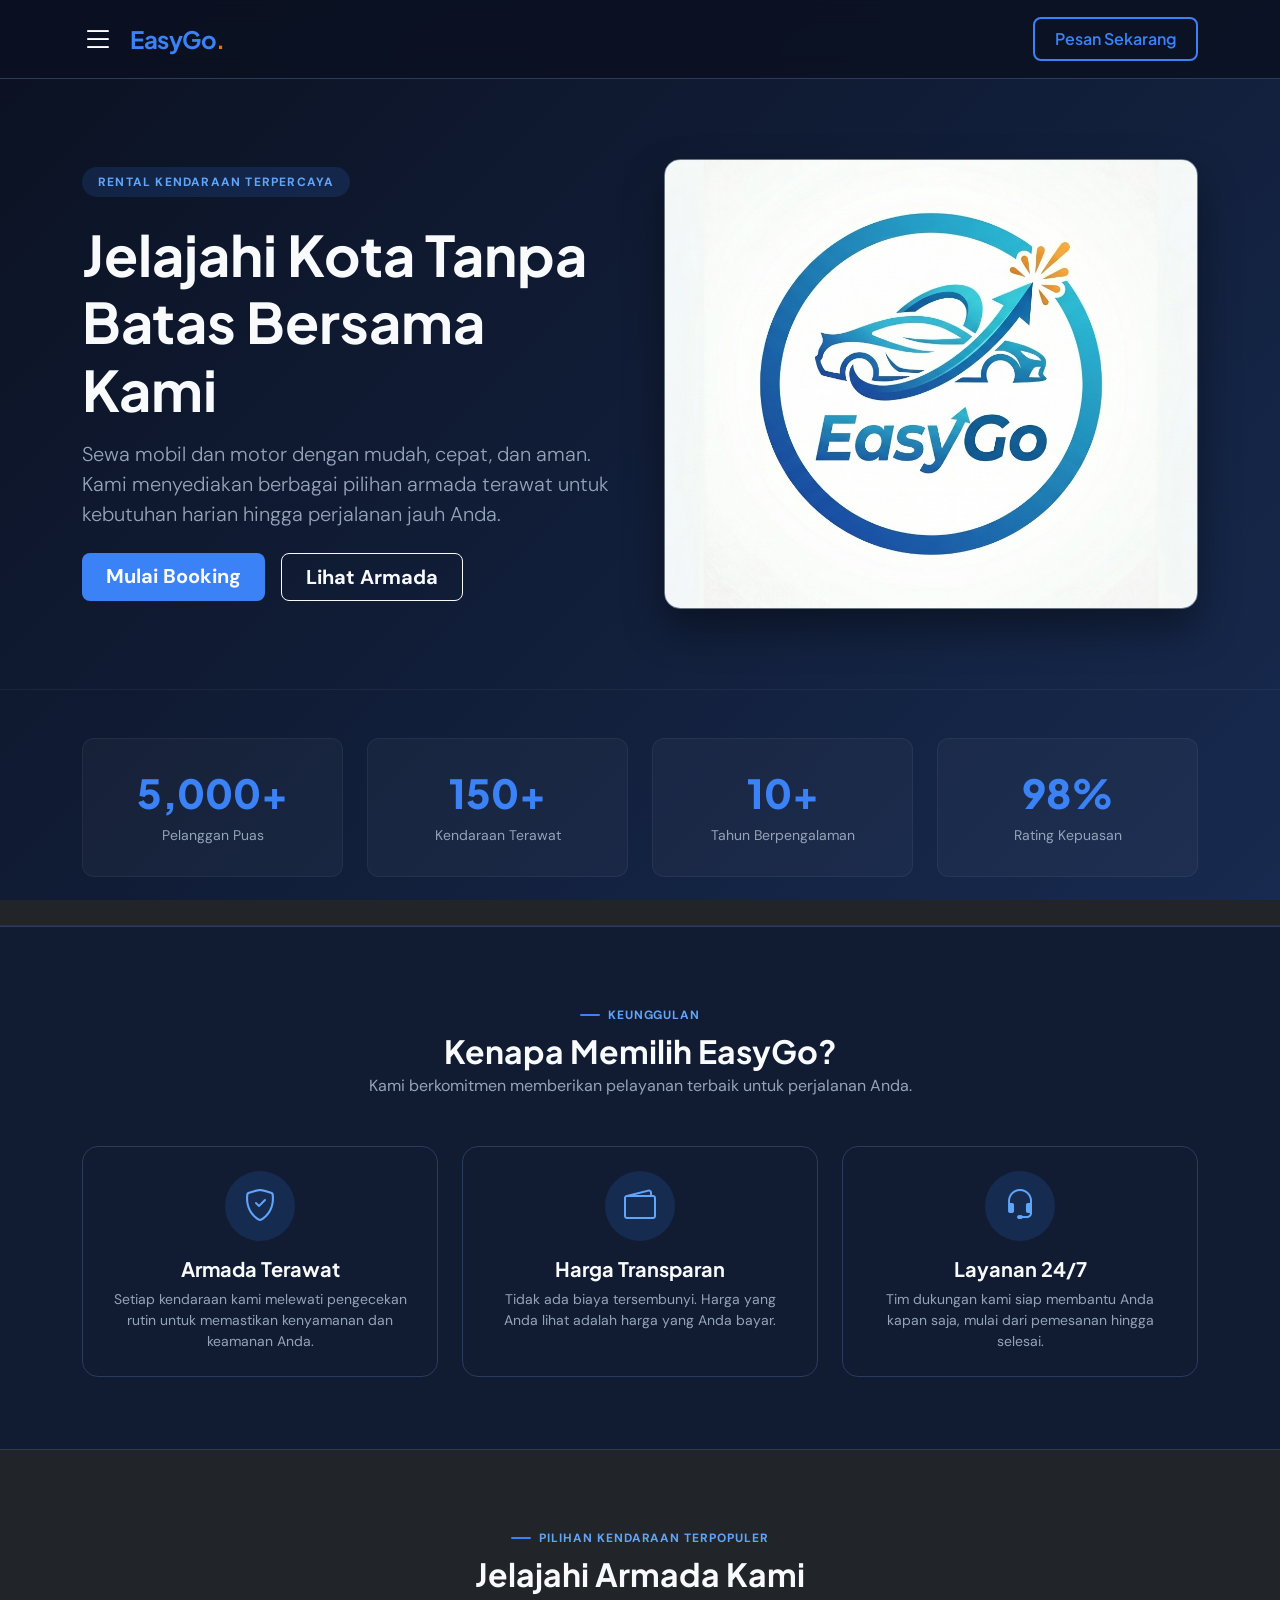
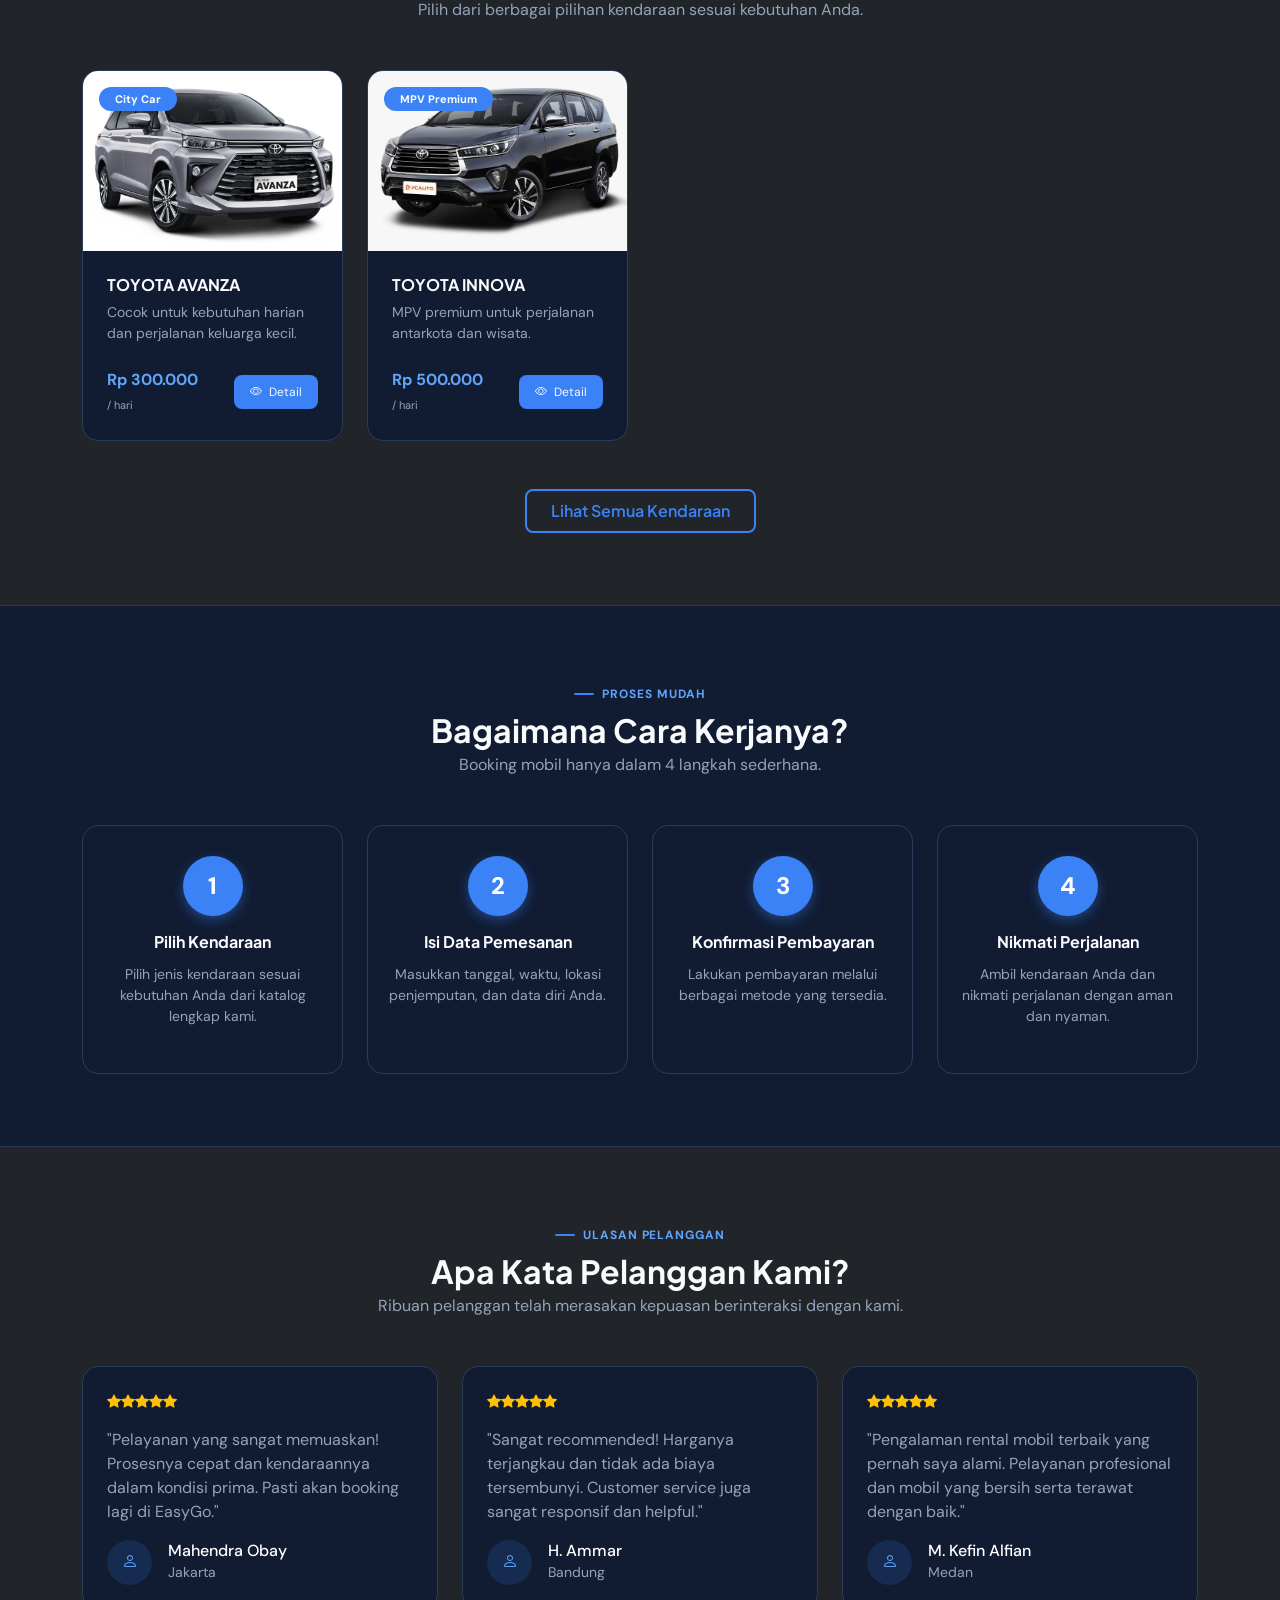
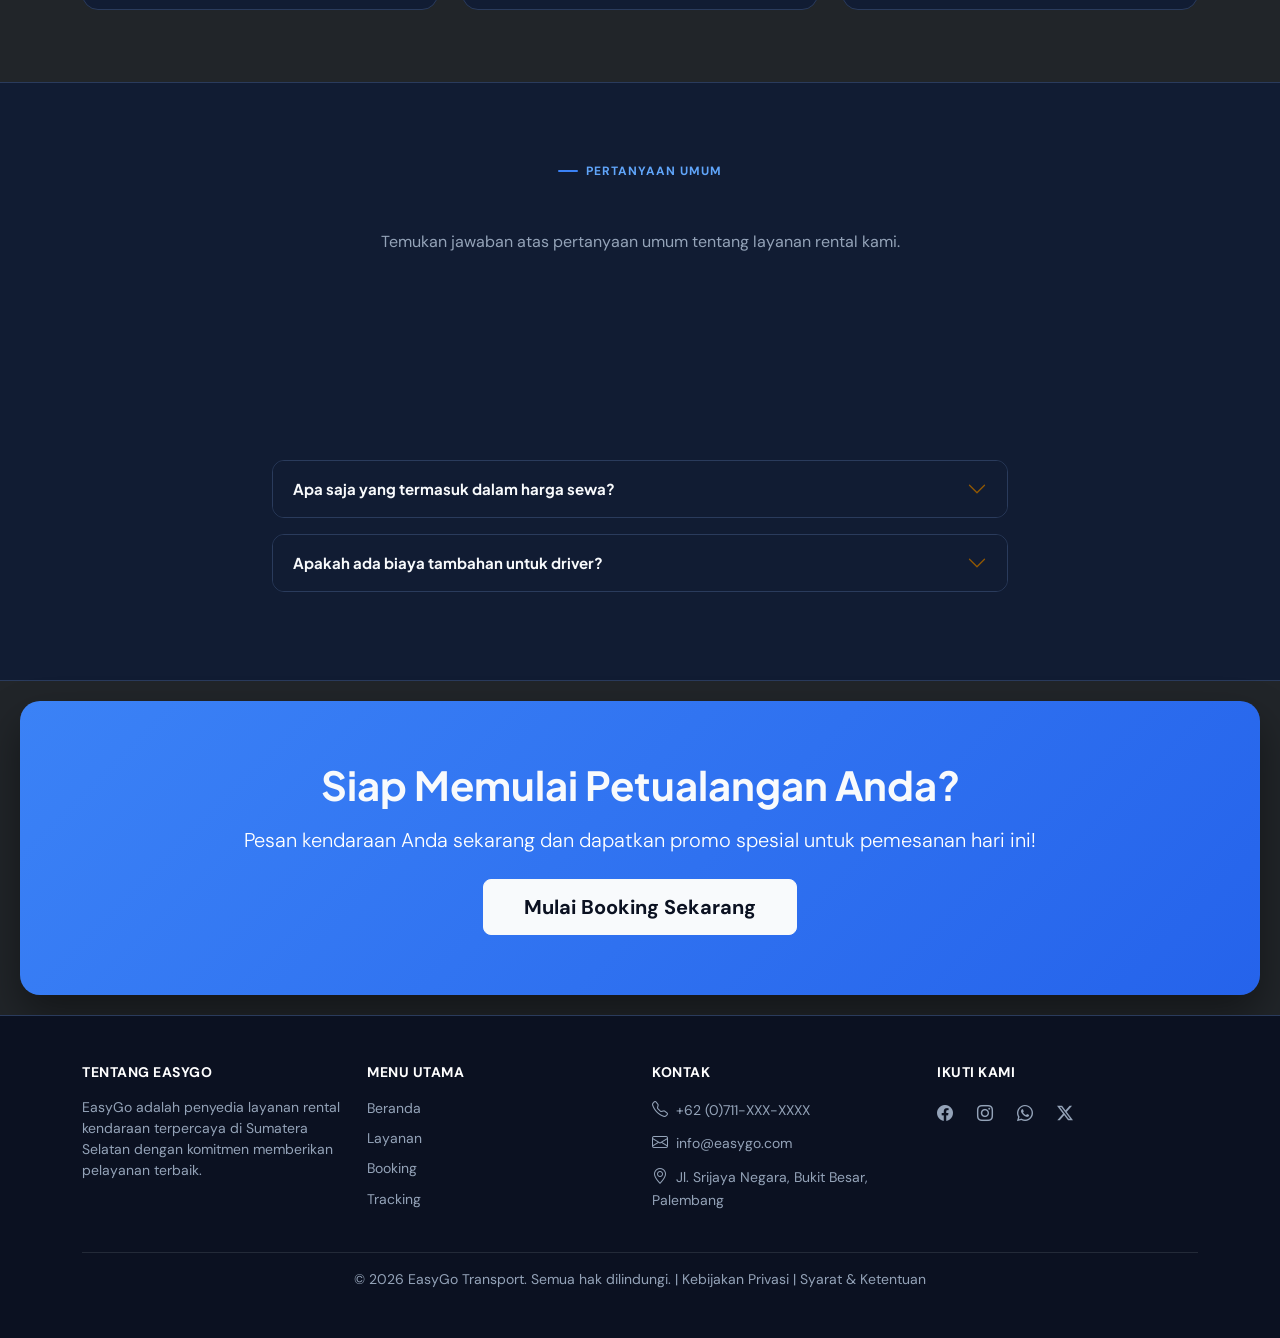
<file: index.html>
<!DOCTYPE html>
<html lang="id" data-bs-theme="dark">
<head>
    <meta charset="UTF-8">
    <meta name="viewport" content="width=device-width, initial-scale=1.0">
    <title>Beranda - EasyGo</title>

    <link href="https://fonts.googleapis.com/css2?family=Plus+Jakarta+Sans:wght@400;500;600;700;800&family=DM+Sans:wght@400;500&display=swap" rel="stylesheet">

    <link href="https://cdn.jsdelivr.net/npm/bootstrap@5.3.3/dist/css/bootstrap.min.css" rel="stylesheet">
    <link href="https://cdn.jsdelivr.net/npm/bootstrap-icons@1.11.3/font/bootstrap-icons.min.css" rel="stylesheet">

    <link rel="stylesheet" href="beranda.css">
</head>
<body>

<nav class="navbar sticky-top border-bottom py-3 custom-navbar">
  <div class="container d-flex align-items-center">
    
    <button class="navbar-toggler border-0 shadow-none p-0 me-3" type="button" data-bs-toggle="offcanvas" data-bs-target="#sidebarMenu" aria-controls="sidebarMenu">
      <i class="bi bi-list text-white" style="font-size: 2rem;"></i>
    </button>

    <a class="navbar-brand fw-bold mb-0" href="beranda.html">
      EasyGo<span class="text-accent">.</span>
    </a>
    
    <div class="ms-auto">
      <a href="booking.html" class="btn btn-outline-brand d-none d-md-inline-block">Pesan Sekarang</a>
    </div>

  </div>
</nav>

<div class="offcanvas offcanvas-start custom-offcanvas" tabindex="-1" id="sidebarMenu" aria-labelledby="sidebarMenuLabel">
  <div class="offcanvas-header border-bottom border-secondary">
    <h5 class="offcanvas-title fw-bold brand-text" id="sidebarMenuLabel">Menu Utama</h5>
    <button type="button" class="btn-close shadow-none" data-bs-dismiss="offcanvas" aria-label="Close"></button>
  </div>
  <div class="offcanvas-body d-flex flex-column">
    <div class="list-group list-group-flush menu-list">
      <a href="beranda.html" class="list-group-item list-group-item-action active">
        <i class="bi bi-house-door me-3"></i> Beranda
      </a>
      <a href="layanan.html" class="list-group-item list-group-item-action">
        <i class="bi bi-car-front me-3"></i> Layanan
      </a>
      <a href="booking.html" class="list-group-item list-group-item-action">
        <i class="bi bi-calendar-check me-3"></i> Booking
      </a>
      <a href="tracking.html" class="list-group-item list-group-item-action">
        <i class="bi bi-geo-alt me-3"></i> Tracking
      </a>
    </div>
    
    <div class="mt-auto pt-4 border-top border-secondary">
      <div id="sidebar-auth" class="d-flex flex-column gap-3 mb-4">
        <a href="login.html" class="btn btn-outline-brand fw-bold w-100 text-center">Login</a>
        <a href="register.html" class="btn btn-brand fw-bold w-100 text-center">Daftar Akun Baru</a>
      </div>
      <p class="text-muted small mb-0 text-center">&copy; 2026 EasyGo Transport. <br>Sumatera Selatan, Indonesia.</p>
    </div>
  </div>
</div>

<header class="home-hero">
  <div class="container">
    <div class="row align-items-center g-5">
      <div class="col-lg-6 hero-text">
        <span class="eyebrow">Rental Kendaraan Terpercaya</span>
        <h1 class="display-4 fw-bolder mb-3">Jelajahi Kota Tanpa Batas Bersama Kami</h1>
        <p class="lead text-muted mb-4">Sewa mobil dan motor dengan mudah, cepat, dan aman. Kami menyediakan berbagai pilihan armada terawat untuk kebutuhan harian hingga perjalanan jauh Anda.</p>
        <div class="d-flex gap-3 flex-wrap">
          <a href="booking.html" class="btn btn-brand btn-lg fw-bold px-4">Mulai Booking</a>
          <a href="layanan.html" class="btn btn-outline-light btn-lg fw-bold px-4">Lihat Armada</a>
        </div>
      </div>
      <div class="col-lg-6 d-none d-lg-block text-center">
        <div class="hero-image-placeholder rounded-4 d-flex align-items-center justify-content-center overflow-hidden border border-secondary">
            <img src="EasyGo.jpeg">
        </div>
      </div>
    </div>
  </div>
</header>

<section class="py-5 stats-section">
  <div class="container">
    <div class="row g-4 text-center">
      <div class="col-md-3 col-sm-6">
        <div class="stat-card">
          <h3 class="stat-number">5,000+</h3>
          <p class="stat-label">Pelanggan Puas</p>
        </div>
      </div>
      <div class="col-md-3 col-sm-6">
        <div class="stat-card">
          <h3 class="stat-number">150+</h3>
          <p class="stat-label">Kendaraan Terawat</p>
        </div>
      </div>
      <div class="col-md-3 col-sm-6">
        <div class="stat-card">
          <h3 class="stat-number">10+</h3>
          <p class="stat-label">Tahun Berpengalaman</p>
        </div>
      </div>
      <div class="col-md-3 col-sm-6">
        <div class="stat-card">
          <h3 class="stat-number">98%</h3>
          <p class="stat-label">Rating Kepuasan</p>
        </div>
      </div>
    </div>
  </div>
</section>

<section class="py-5 bg-surface-custom">
  <div class="container py-4">
    <div class="text-center mb-5">
      <span class="section-label justify-content-center">Keunggulan</span>
      <h2 class="mb-1">Kenapa Memilih EasyGo?</h2>
      <p class="text-muted">Kami berkomitmen memberikan pelayanan terbaik untuk perjalanan Anda.</p>
    </div>

    <div class="row g-4">
      <div class="col-md-4">
        <div class="feature-card text-center p-4 h-100">
          <div class="icon-wrap bg-brand-light text-brand mb-3 mx-auto">
            <i class="bi bi-shield-check fs-2"></i>
          </div>
          <h5>Armada Terawat</h5>
          <p class="text-muted small mb-0">Setiap kendaraan kami melewati pengecekan rutin untuk memastikan kenyamanan dan keamanan Anda.</p>
        </div>
      </div>
      <div class="col-md-4">
        <div class="feature-card text-center p-4 h-100">
          <div class="icon-wrap bg-brand-light text-brand mb-3 mx-auto">
            <i class="bi bi-wallet2 fs-2"></i>
          </div>
          <h5>Harga Transparan</h5>
          <p class="text-muted small mb-0">Tidak ada biaya tersembunyi. Harga yang Anda lihat adalah harga yang Anda bayar.</p>
        </div>
      </div>
      <div class="col-md-4">
        <div class="feature-card text-center p-4 h-100">
          <div class="icon-wrap bg-brand-light text-brand mb-3 mx-auto">
            <i class="bi bi-headset fs-2"></i>
          </div>
          <h5>Layanan 24/7</h5>
          <p class="text-muted small mb-0">Tim dukungan kami siap membantu Anda kapan saja, mulai dari pemesanan hingga selesai.</p>
        </div>
      </div>
    </div>
  </div>
</section>

<section class="py-5">
  <div class="container py-4">
    <div class="text-center mb-5">
      <span class="section-label justify-content-center">Pilihan Kendaraan Terpopuler</span>
      <h2 class="mb-1">Jelajahi Armada Kami</h2>
      <p class="text-muted">Pilih dari berbagai pilihan kendaraan sesuai kebutuhan Anda.</p>
    </div>

    <div class="row g-4">

      <div class="col-md-6 col-lg-3">
        <div class="vehicle-card h-100 p-0 overflow-hidden d-flex flex-column">
          <div class="position-relative" style="height: 180px;">
            <span class="position-absolute top-0 start-0 m-3 px-3 py-1 rounded-pill text-white fw-bold" style="background: var(--brand); font-size: 11px; z-index: 2;">City Car</span>
            <img src="avanza.jpeg" alt="Toyota Avanza" class="w-100 h-100" style="object-fit: cover;">
          </div>
          <div class="p-4 d-flex flex-column flex-grow-1">
            <h5 class="mb-2">TOYOTA AVANZA</h5>
            <p class="text-muted small mb-4">Cocok untuk kebutuhan harian dan perjalanan keluarga kecil.</p>
            <div class="mt-auto d-flex justify-content-between align-items-center">
              <div>
                <div class="vehicle-price fs-6">Rp 300.000</div>
                <small class="text-muted" style="font-size: 11px;">/ hari</small>
              </div>
              <a href="layanan.html" class="btn btn-sm btn-brand px-3 py-2 rounded-3"><i class="bi bi-eye me-1"></i> Detail</a>
            </div>
          </div>
        </div>
      </div>

      <div class="col-md-6 col-lg-3">
        <div class="vehicle-card h-100 p-0 overflow-hidden d-flex flex-column">
          <div class="position-relative" style="height: 180px;">
            <span class="position-absolute top-0 start-0 m-3 px-3 py-1 rounded-pill text-white fw-bold" style="background: var(--brand); font-size: 11px; z-index: 2;">MPV Premium</span>
            <img src="innova.jpeg" alt="Toyota Innova" class="w-100 h-100" style="object-fit: cover;">
          </div>
          <div class="p-4 d-flex flex-column flex-grow-1">
            <h5 class="mb-2">TOYOTA INNOVA</h5>
            <p class="text-muted small mb-4">MPV premium untuk perjalanan antarkota dan wisata.</p>
            <div class="mt-auto d-flex justify-content-between align-items-center">
              <div>
                <div class="vehicle-price fs-6">Rp 500.000</div>
                <small class="text-muted" style="font-size: 11px;">/ hari</small>
              </div>
              <a href="layanan.html" class="btn btn-sm btn-brand px-3 py-2 rounded-3"><i class="bi bi-eye me-1"></i> Detail</a>
            </div>
          </div>
        </div>
      </div>

      <div class="col-md-6 col-lg-3">
        <div class="vehicle-card h-100 p-0 overflow-hidden d-flex flex-column">
          <div class="position-relative" style="height: 180px;">
            <span class="position-absolute top-0 start-0 m-3 px-3 py-1 rounded-pill text-white fw-bold" style="background: #12B76A; font-size: 11px; z-index: 2;">Matic Motor</span>
            <img src="honda vario.jpeg" alt="Honda Vario" class="w-100 h-100" style="object-fit: cover;">
          </div>
          <div class="p-4 d-flex flex-column flex-grow-1">
            <h5 class="mb-2">HONDA VARIO 125</h5>
            <p class="text-muted small mb-4">Pilihan paling hemat dan praktis untuk mobilitas harian.</p>
            <div class="mt-auto d-flex justify-content-between align-items-center">
              <div>
                <div class="vehicle-price fs-6">Rp 85.000</div>
                <small class="text-muted" style="font-size: 11px;">/ hari</small>
              </div>
              <a href="layanan.html" class="btn btn-sm btn-brand px-3 py-2 rounded-3"><i class="bi bi-eye me-1"></i> Detail</a>
            </div>
          </div>
        </div>
      </div>

      <div class="col-md-6 col-lg-3">
        <div class="vehicle-card h-100 p-0 overflow-hidden d-flex flex-column">
          <div class="position-relative" style="height: 180px;">
            <span class="position-absolute top-0 start-0 m-3 px-3 py-1 rounded-pill text-white fw-bold" style="background: #12B76A; font-size: 11px; z-index: 2;">Maxi Motor</span>
            <img src="yamaha nmax.jpeg" alt="Yamaha NMAX" class="w-100 h-100" style="object-fit: cover;">
          </div>
          <div class="p-4 d-flex flex-column flex-grow-1">
            <h5 class="mb-2">YAMAHA NMAX 155</h5>
            <p class="text-muted small mb-4">Motor matic elegan dengan tenaga besar dan stabil.</p>
            <div class="mt-auto d-flex justify-content-between align-items-center">
              <div>
                <div class="vehicle-price fs-6">Rp 100.000</div>
                <small class="text-muted" style="font-size: 11px;">/ hari</small>
              </div>
              <a href="layanan.html" class="btn btn-sm btn-brand px-3 py-2 rounded-3"><i class="bi bi-eye me-1"></i> Detail</a>
            </div>
          </div>
        </div>
      </div>

    </div>
    
    <div class="text-center mt-5">
      <a href="layanan.html" class="btn btn-outline-brand px-4 py-2">Lihat Semua Kendaraan</a>
    </div>

  </div>
</section>

<section class="py-5 bg-surface-custom">
  <div class="container py-4">
    <div class="text-center mb-5">
      <span class="section-label justify-content-center">Proses Mudah</span>
      <h2 class="mb-1">Bagaimana Cara Kerjanya?</h2>
      <p class="text-muted">Booking mobil hanya dalam 4 langkah sederhana.</p>
    </div>

    <div class="row g-4">
      <div class="col-md-6 col-lg-3">
        <div class="step-card text-center h-100">
          <div class="step-number">1</div>
          <h5 class="mt-3">Pilih Kendaraan</h5>
          <p class="text-muted small">Pilih jenis kendaraan sesuai kebutuhan Anda dari katalog lengkap kami.</p>
        </div>
      </div>
      <div class="col-md-6 col-lg-3">
        <div class="step-card text-center h-100">
          <div class="step-number">2</div>
          <h5 class="mt-3">Isi Data Pemesanan</h5>
          <p class="text-muted small">Masukkan tanggal, waktu, lokasi penjemputan, dan data diri Anda.</p>
        </div>
      </div>
      <div class="col-md-6 col-lg-3">
        <div class="step-card text-center h-100">
          <div class="step-number">3</div>
          <h5 class="mt-3">Konfirmasi Pembayaran</h5>
          <p class="text-muted small">Lakukan pembayaran melalui berbagai metode yang tersedia.</p>
        </div>
      </div>
      <div class="col-md-6 col-lg-3">
        <div class="step-card text-center h-100">
          <div class="step-number">4</div>
          <h5 class="mt-3">Nikmati Perjalanan</h5>
          <p class="text-muted small">Ambil kendaraan Anda dan nikmati perjalanan dengan aman dan nyaman.</p>
        </div>
      </div>
    </div>
  </div>
</section>

<section class="py-5">
  <div class="container py-4">
    <div class="text-center mb-5">
      <span class="section-label justify-content-center">Ulasan Pelanggan</span>
      <h2 class="mb-1">Apa Kata Pelanggan Kami?</h2>
      <p class="text-muted">Ribuan pelanggan telah merasakan kepuasan berinteraksi dengan kami.</p>
    </div>

    <div class="row g-4">
      <div class="col-md-4">
        <div class="testimonial-card p-4 h-100">
          <div class="d-flex mb-3">
            <i class="bi bi-star-fill text-warning"></i>
            <i class="bi bi-star-fill text-warning"></i>
            <i class="bi bi-star-fill text-warning"></i>
            <i class="bi bi-star-fill text-warning"></i>
            <i class="bi bi-star-fill text-warning"></i>
          </div>
          <p class="text-muted mb-3">"Pelayanan yang sangat memuaskan! Prosesnya cepat dan kendaraannya dalam kondisi prima. Pasti akan booking lagi di EasyGo."</p>
          <div class="d-flex align-items-center gap-3">
            <div class="rounded-circle bg-brand-light p-2" style="width: 45px; height: 45px; display: flex; align-items: center; justify-content: center;">
              <i class="bi bi-person text-brand"></i>
            </div>
            <div>
              <h6 class="mb-0 text-white">Mahendra Obay</h6>
              <small class="text-muted">Jakarta</small>
            </div>
          </div>
        </div>
      </div>
      <div class="col-md-4">
        <div class="testimonial-card p-4 h-100">
          <div class="d-flex mb-3">
            <i class="bi bi-star-fill text-warning"></i>
            <i class="bi bi-star-fill text-warning"></i>
            <i class="bi bi-star-fill text-warning"></i>
            <i class="bi bi-star-fill text-warning"></i>
            <i class="bi bi-star-fill text-warning"></i>
          </div>
          <p class="text-muted mb-3">"Sangat recommended! Harganya terjangkau dan tidak ada biaya tersembunyi. Customer service juga sangat responsif dan helpful."</p>
          <div class="d-flex align-items-center gap-3">
            <div class="rounded-circle bg-brand-light p-2" style="width: 45px; height: 45px; display: flex; align-items: center; justify-content: center;">
              <i class="bi bi-person text-brand"></i>
            </div>
            <div>
              <h6 class="mb-0 text-white">H. Ammar</h6>
              <small class="text-muted">Bandung</small>
            </div>
          </div>
        </div>
      </div>
      <div class="col-md-4">
        <div class="testimonial-card p-4 h-100">
          <div class="d-flex mb-3">
            <i class="bi bi-star-fill text-warning"></i>
            <i class="bi bi-star-fill text-warning"></i>
            <i class="bi bi-star-fill text-warning"></i>
            <i class="bi bi-star-fill text-warning"></i>
            <i class="bi bi-star-fill text-warning"></i>
          </div>
          <p class="text-muted mb-3">"Pengalaman rental mobil terbaik yang pernah saya alami. Pelayanan profesional dan mobil yang bersih serta terawat dengan baik."</p>
          <div class="d-flex align-items-center gap-3">
            <div class="rounded-circle bg-brand-light p-2" style="width: 45px; height: 45px; display: flex; align-items: center; justify-content: center;">
              <i class="bi bi-person text-brand"></i>
            </div>
            <div>
              <h6 class="mb-0 text-white">M. Kefin Alfian</h6>
              <small class="text-muted">Medan</small>
            </div>
          </div>
        </div>
      </div>
    </div>
  </div>
</section>

<section class="py-5 bg-surface-custom">
  <div class="container py-4">
    <div class="text-center mb-5">
      <span class="section-label justify-content-center">Pertanyaan Umum</span>
      <h2 class="mb-1">FAQ - Pertanyaan yang Sering Diajukan</h2>
      <p class="text-muted">Temukan jawaban atas pertanyaan umum tentang layanan rental kami.</p>
    </div>

    <div class="row">
      <div class="col-lg-8 mx-auto">
        <div class="accordion" id="faqAccordion">
          <div class="accordion-item">
            <h2 class="accordion-header">
              <button class="accordion-button fw-bold" type="button" data-bs-toggle="collapse" data-bs-target="#faq1">
                Berapa usia minimum untuk menyewa kendaraan?
              </button>
            </h2>
            <div id="faq1" class="accordion-collapse collapse show" data-bs-parent="#faqAccordion">
              <div class="accordion-body">
                Usia minimum untuk menyewa kendaraan adalah 18 tahun dengan SIM yang masih berlaku. Untuk kendaraan tertentu, usia minimum bisa lebih tinggi.
              </div>
            </div>
          </div>
          <div class="accordion-item">
            <h2 class="accordion-header">
              <button class="accordion-button fw-bold collapsed" type="button" data-bs-toggle="collapse" data-bs-target="#faq2">
                Apa saja yang termasuk dalam harga sewa?
              </button>
            </h2>
            <div id="faq2" class="accordion-collapse collapse" data-bs-parent="#faqAccordion">
              <div class="accordion-body">
                Harga sewa sudah termasuk asuransi dasar, bensin, dan pajak kendaraan. Detail lengkap akan dijelaskan saat proses pemesanan.
              </div>
            </div>
          </div>
          <div class="accordion-item">
            <h2 class="accordion-header">
              <button class="accordion-button fw-bold collapsed" type="button" data-bs-toggle="collapse" data-bs-target="#faq3">
                Apakah ada biaya tambahan untuk driver?
              </button>
            </h2>
            <div id="faq3" class="accordion-collapse collapse" data-bs-parent="#faqAccordion">
              <div class="accordion-body">
                Ya, kami menyediakan layanan dengan driver profesional dengan biaya tambahan. Hubungi tim kami untuk detail harga dan ketersediaan.
              </div>
            </div>
          </div>
        </div>
      </div>
    </div>
  </div>
</section>

<section class="py-5 cta-section">
  <div class="container text-center text-white">
    <h2 class="mb-3 fw-bold">Siap Memulai Petualangan Anda?</h2>
    <p class="lead mb-4">Pesan kendaraan Anda sekarang dan dapatkan promo spesial untuk pemesanan hari ini!</p>
    <a href="booking.html" class="btn btn-light btn-lg fw-bold text-brand">Mulai Booking Sekarang</a>
  </div>
</section>

<footer class="custom-footer py-5">
  <div class="container">
    <div class="row g-4 mb-4">
      <div class="col-md-3">
        <h6 class="fw-bold mb-3 text-white">Tentang EasyGo</h6>
        <p class="text-muted small">EasyGo adalah penyedia layanan rental kendaraan terpercaya di Sumatera Selatan dengan komitmen memberikan pelayanan terbaik.</p>
      </div>
      <div class="col-md-3">
        <h6 class="fw-bold mb-3 text-white">Menu Utama</h6>
        <ul class="list-unstyled text-muted small">
          <li><a href="beranda.html" class="text-muted text-decoration-none">Beranda</a></li>
          <li><a href="layanan.html" class="text-muted text-decoration-none">Layanan</a></li>
          <li><a href="booking.html" class="text-muted text-decoration-none">Booking</a></li>
          <li><a href="tracking.html" class="text-muted text-decoration-none">Tracking</a></li>
        </ul>
      </div>
      <div class="col-md-3">
        <h6 class="fw-bold mb-3 text-white">Kontak</h6>
        <ul class="list-unstyled text-muted small">
          <li><i class="bi bi-telephone me-2"></i>+62 (0)711-XXX-XXXX</li>
          <li><i class="bi bi-envelope me-2"></i>info@easygo.com</li>
          <li><i class="bi bi-geo-alt me-2"></i>Jl. Srijaya Negara, Bukit Besar, Palembang</li>
        </ul>
      </div>
      <div class="col-md-3">
        <h6 class="fw-bold mb-3 text-white">Ikuti Kami</h6>
        <div class="d-flex gap-3">
          <a href="#" class="text-muted text-decoration-none fs-5"><i class="bi bi-facebook"></i></a>
          <a href="#" class="text-muted text-decoration-none fs-5"><i class="bi bi-instagram"></i></a>
          <a href="#" class="text-muted text-decoration-none fs-5"><i class="bi bi-whatsapp"></i></a>
          <a href="#" class="text-muted text-decoration-none fs-5"><i class="bi bi-twitter-x"></i></a>
        </div>
      </div>
    </div>
    <hr class="border-secondary">
    <div class="text-center text-muted small">
      <p class="mb-0">&copy; 2026 EasyGo Transport. Semua hak dilindungi. | <a href="#" class="text-muted text-decoration-none">Kebijakan Privasi</a> | <a href="#" class="text-muted text-decoration-none">Syarat & Ketentuan</a></p>
    </div>
  </div>
</footer>


<script src="https://cdn.jsdelivr.net/npm/bootstrap@5.3.3/dist/js/bootstrap.bundle.min.js"></script>


<script src="ceklogin.js"></script>

<script src="beranda.js"></script>

<script src="animasi.js"></script>
</body>
</html>
</file>
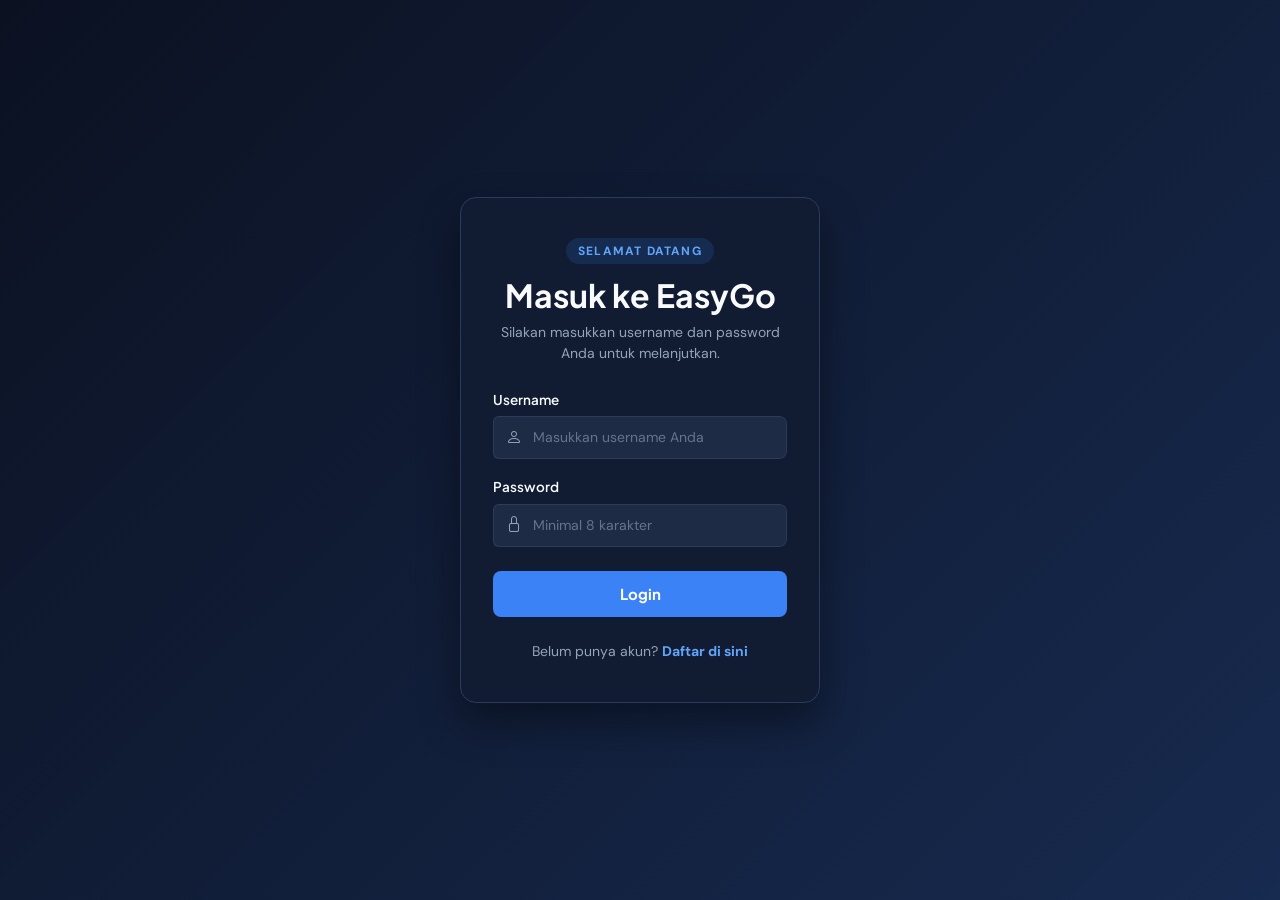
<file: booking.html>
<!DOCTYPE html>
<html lang="id" data-bs-theme="dark">
<head>
    <meta charset="UTF-8">
    <meta name="viewport" content="width=device-width, initial-scale=1.0">
    <title>Reservasi Kendaraan - EasyGo</title>

    <link href="https://fonts.googleapis.com/css2?family=Plus+Jakarta+Sans:wght@400;500;600;700;800&family=DM+Sans:wght@400;500&display=swap" rel="stylesheet">

    <link href="https://cdn.jsdelivr.net/npm/bootstrap@5.3.3/dist/css/bootstrap.min.css" rel="stylesheet">
    <link href="https://cdn.jsdelivr.net/npm/bootstrap-icons@1.11.3/font/bootstrap-icons.min.css" rel="stylesheet">

    <link rel="stylesheet" href="booking.css">
</head>
<body>

<!-- ===== NAVBAR ===== -->
<nav class="navbar sticky-top border-bottom py-3 custom-navbar">
  <div class="container d-flex align-items-center">
    <button class="navbar-toggler border-0 shadow-none p-0 me-3" type="button" data-bs-toggle="offcanvas" data-bs-target="#sidebarMenu" aria-controls="sidebarMenu">
      <i class="bi bi-list text-white" style="font-size: 2rem;"></i>
    </button>
    <a class="navbar-brand fw-bold mb-0" href="index.html">
      EasyGo<span class="text-accent">.</span>
    </a>
  </div>
</nav>

<div class="offcanvas offcanvas-start custom-offcanvas" tabindex="-1" id="sidebarMenu" aria-labelledby="sidebarMenuLabel">
  <div class="offcanvas-header border-bottom border-secondary">
    <h5 class="offcanvas-title fw-bold brand-text" id="sidebarMenuLabel">Menu Utama</h5>
    <button type="button" class="btn-close shadow-none" data-bs-dismiss="offcanvas" aria-label="Close"></button>
  </div>
  <div class="offcanvas-body d-flex flex-column">
    <div class="list-group list-group-flush menu-list">
      <a href="index.html" class="list-group-item list-group-item-action">
        <i class="bi bi-house-door me-3"></i> Beranda
      </a>
      <a href="layanan.html" class="list-group-item list-group-item-action">
        <i class="bi bi-car-front me-3"></i> Layanan
      </a>
      <a href="booking.html" class="list-group-item list-group-item-action active">
        <i class="bi bi-calendar-check me-3"></i> Booking
      </a>
      <a href="tracking.html" class="list-group-item list-group-item-action">
        <i class="bi bi-geo-alt me-3"></i> Tracking
      </a>
    </div>

    <div class="mt-auto pt-4 border-top border-secondary">

      <div id="sidebar-auth" class="d-flex flex-column gap-3 mb-4">
        <a href="login.html" class="btn btn-outline-brand fw-bold w-100 text-center">Login</a>
        <a href="register.html" class="btn btn-brand fw-bold w-100 text-center">Daftar Akun Baru</a>
      </div>

      <p class="text-muted small mb-0 text-center">&copy; 2026 EasyGo Transport. <br>Sumatera Selatan, Indonesia.</p>
      
    </div>
  </div>
</div>

<section class="page-hero text-center py-5">
  <div class="container">
    <span class="eyebrow">Reservasi Cepat</span>
    <h1 class="display-5 fw-bolder mb-3">Amankan Kendaraan Anda</h1>
    <p class="text-muted mx-auto" style="max-width: 600px;">Lengkapi form pemesanan di bawah ini. Pastikan Anda telah memiliki akun dan login untuk memproses transaksi.</p>
  </div>
</section>

<main class="py-5">
  <div class="container">
    <div class="row g-4 booking-grid">

      <div class="col-lg-8">
        <form id="bookingForm" class="card-surface p-4 p-md-5">

          <div id="bookingAlert" class="alert" style="display: none;"></div>

          <div class="form-group-wrap mb-4">
            <h5 class="group-label"><i class="bi bi-person-lines-fill me-2"></i>Informasi Kontak</h5>
            <div class="row g-3">
              <div class="col-md-6 field">
                <label for="customerName">Nama Sesuai KTP</label>
                <input id="customerName" class="input-control" type="text" placeholder="Masukkan nama lengkap" required minlength="3">
              </div>
              <div class="col-md-6 field">
                <label for="customerPhone">WhatsApp / HP (Aktif)</label>
                <input id="customerPhone" class="input-control" type="tel" placeholder="0812xxxx" required pattern="[0-9]{10,14}">
              </div>
              <div class="col-12 field mt-3">
                <label for="customerEmail">Alamat Email</label>
                <input id="customerEmail" class="input-control" type="email" placeholder="contoh@mail.com" required>
              </div>
            </div>
          </div>

          <hr class="border-secondary my-4">

          <div class="form-group-wrap mb-4">
            <h5 class="group-label"><i class="bi bi-geo-alt-fill me-2"></i>Detail Perjalanan</h5>
            <div class="row g-3">
              <div class="col-md-6 field">
                <label for="packageSelect">Pilihan Kendaraan</label>
                <select id="packageSelect" class="input-control" required>
                  <option value="" selected disabled>Pilih Kendaraan...</option>

                </select>
              </div>
              <div class="col-md-6 field">
                <label for="rentalDuration">Masa Sewa</label>
                <select id="rentalDuration" class="input-control" required>
                  <option value="" selected disabled>Pilih Durasi...</option>
                  <option value="1">1 Hari</option>
                  <option value="2">2 Hari</option>
                  <option value="3">3 Hari</option>
                  <option value="7">1 Minggu (7 Hari)</option>
                </select>
              </div>
              <div class="col-md-6 field mt-3">
                <label for="rentalDate">Tanggal Mulai</label>
                <input id="rentalDate" class="input-control" type="date" required>
              </div>
              <div class="col-md-6 field mt-3">
                <label for="rentalTime">Waktu Penjemputan</label>
                <input id="rentalTime" class="input-control" type="time" required>
              </div>
              <div class="col-md-6 field mt-3">
                <label for="pickupLocation">Titik Jemput (Alamat/Hotel)</label>
                <input id="pickupLocation" class="input-control" type="text" placeholder="Lokasi keberangkatan" required>
              </div>
              <div class="col-md-6 field mt-3">
                <label for="destination">Destinasi Utama</label>
                <input id="destination" class="input-control" type="text" placeholder="Tujuan perjalanan" required>
              </div>
            </div>
          </div>

          <hr class="border-secondary my-4">

          <div class="form-group-wrap mb-4">
            <div class="field mb-3">
              <label for="note">Instruksi Khusus (Opsional)</label>
              <textarea id="note" class="input-control" rows="3" placeholder="Contoh: Titip helm 2, atau jemput di lobi..."></textarea>
            </div>
            
            <div class="form-check mt-4 mb-2">
              <input class="form-check-input" type="checkbox" id="termsCheck" required>
              <label class="form-check-label text-muted" for="termsCheck" style="font-size: 0.9rem; font-weight: 400;">
                Saya menjamin data di atas benar, memiliki KTP & SIM yang berlaku, dan menyetujui <a href="#" class="text-brand text-decoration-none">Syarat & Ketentuan Rental</a>.
              </label>
            </div>
          </div>

          <button type="submit" class="btn btn-brand btn-lg w-100 fw-bold mt-2">Kunci Pesanan & Lanjut Pembayaran</button>
        </form>
      </div>

      <div class="col-lg-4">
        <aside class="sticky-panel card-surface p-4">
          <h5 class="fw-bold mb-3 border-bottom border-secondary pb-3">Ringkasan Pesanan</h5>
          
          <div id="bookingSummary" class="mb-4">

            <p class="text-muted small text-center my-4">Pilih kendaraan dan durasi di samping untuk melihat rincian harga.</p>
          </div>
          
          <div class="security-badge">
            <i class="bi bi-shield-lock-fill me-2 fs-5"></i>
            <div>
              <strong>Aman & Terenkripsi</strong>
              <div class="small fw-normal">Sistem pemesanan dilindungi standar keamanan.</div>
            </div>
          </div>
        </aside>
      </div>

    </div>
  </div>
</main>

<footer class="custom-footer py-5">
  <div class="container">
    <div class="row g-4 mb-4">
      <div class="col-md-3">
        <h6 class="fw-bold mb-3 text-white">Tentang EasyGo</h6>
        <p class="text-muted small">EasyGo adalah penyedia layanan rental kendaraan terpercaya di Sumatera Selatan dengan komitmen memberikan pelayanan terbaik.</p>
      </div>
      <div class="col-md-3">
        <h6 class="fw-bold mb-3 text-white">Menu Utama</h6>
        <ul class="list-unstyled text-muted small">
          <li><a href="index.html" class="text-muted text-decoration-none">Beranda</a></li>
          <li><a href="layanan.html" class="text-muted text-decoration-none">Layanan</a></li>
          <li><a href="booking.html" class="text-muted text-decoration-none">Booking</a></li>
          <li><a href="tracking.html" class="text-muted text-decoration-none">Tracking</a></li>
        </ul>
      </div>
      <div class="col-md-3">
        <h6 class="fw-bold mb-3 text-white">Kontak</h6>
        <ul class="list-unstyled text-muted small">
          <li><i class="bi bi-telephone me-2"></i>+62 (0)711-XXX-XXXX</li>
          <li><i class="bi bi-envelope me-2"></i>info@easygo.com</li>
          <li><i class="bi bi-geo-alt me-2"></i>Jl. Srijaya Negara, Bukit Besar, Palembang</li>
        </ul>
      </div>
      <div class="col-md-3">
        <h6 class="fw-bold mb-3 text-white">Ikuti Kami</h6>
        <div class="d-flex gap-3">
          <a href="#" class="text-muted text-decoration-none fs-5"><i class="bi bi-facebook"></i></a>
          <a href="#" class="text-muted text-decoration-none fs-5"><i class="bi bi-instagram"></i></a>
          <a href="#" class="text-muted text-decoration-none fs-5"><i class="bi bi-whatsapp"></i></a>
          <a href="#" class="text-muted text-decoration-none fs-5"><i class="bi bi-twitter-x"></i></a>
        </div>
      </div>
    </div>
    <hr class="border-secondary">
    <div class="text-center text-muted small">
      <p class="mb-0">&copy; 2026 EasyGo Transport. Semua hak dilindungi.</p>
    </div>
  </div>
</footer>

<script src="https://cdn.jsdelivr.net/npm/bootstrap@5.3.3/dist/js/bootstrap.bundle.min.js"></script>

<!-- Scripts -->
<script src="ceklogin.js"></script>
<script src="booking.js"></script>
<script src="animasi.js"></script>
</body>
</html>
</file>
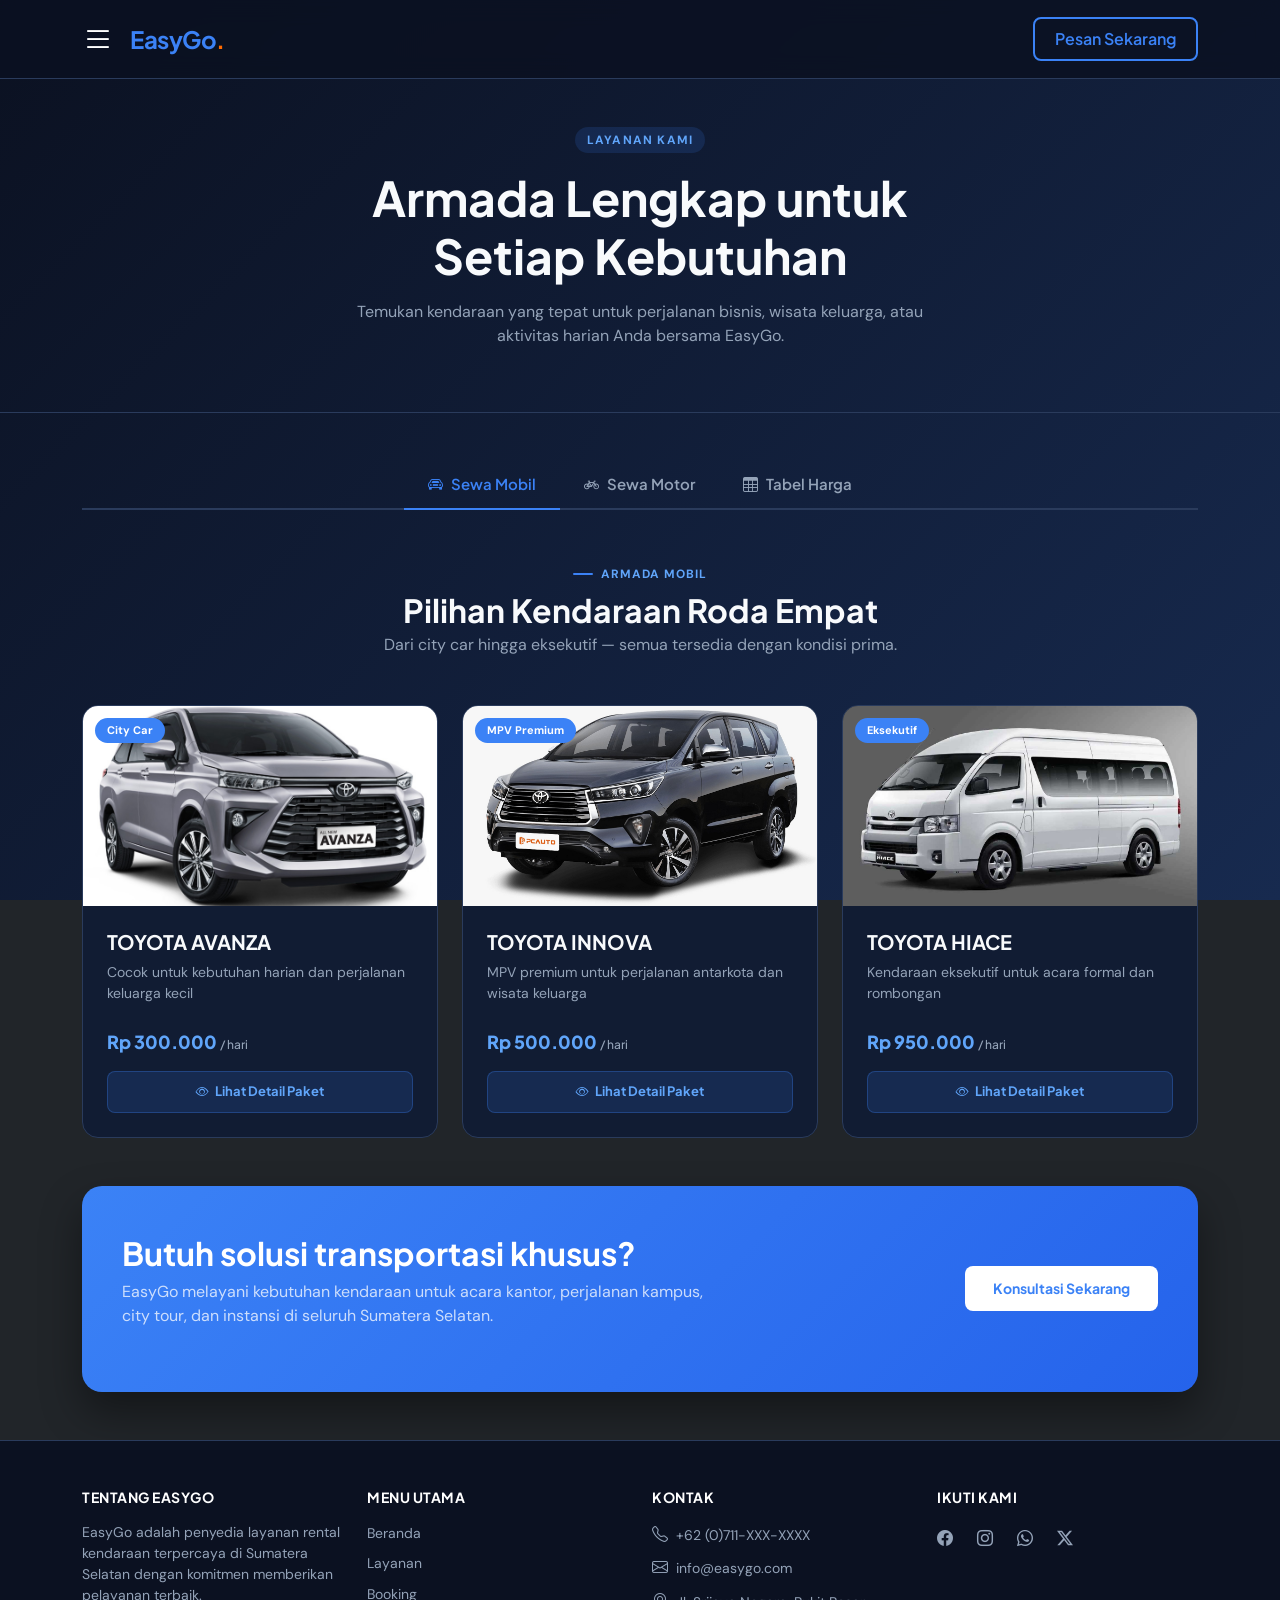
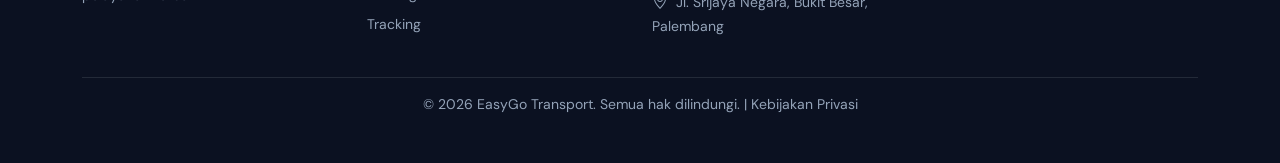
<file: layanan.html>
<!DOCTYPE html>
<html lang="id" data-bs-theme="dark">
<head>
    <meta charset="UTF-8">
    <meta name="viewport" content="width=device-width, initial-scale=1.0">
    <title>Layanan - EasyGo</title>
    
    <!-- Google Fonts -->
    <link href="https://fonts.googleapis.com/css2?family=Plus+Jakarta+Sans:wght@400;500;600;700;800&family=DM+Sans:wght@400;500&display=swap" rel="stylesheet">
    
    <!-- Bootstrap & Icons -->
    <link href="https://cdn.jsdelivr.net/npm/bootstrap@5.3.3/dist/css/bootstrap.min.css" rel="stylesheet">
    <link href="https://cdn.jsdelivr.net/npm/bootstrap-icons@1.11.3/font/bootstrap-icons.min.css" rel="stylesheet">
    
    <!-- Custom CSS -->
    <link rel="stylesheet" href="layanan.css">
</head>
<body>

<!-- ===== NAVBAR ===== -->
<nav class="navbar sticky-top border-bottom py-3 custom-navbar">
  <div class="container d-flex align-items-center">
    <button class="navbar-toggler border-0 shadow-none p-0 me-3" type="button" data-bs-toggle="offcanvas" data-bs-target="#sidebarMenu" aria-controls="sidebarMenu">
      <i class="bi bi-list text-white" style="font-size: 2rem;"></i>
    </button>
    <a class="navbar-brand fw-bold mb-0" href="index.html">
      EasyGo<span class="text-accent">.</span>
    </a>
    <div class="ms-auto">
      <a href="booking.html" class="btn btn-outline-brand d-none d-md-inline-block">Pesan Sekarang</a>
    </div>
  </div>
</nav>

<!-- ===== OFFCANVAS MENU (SIDEBAR) ===== -->
<div class="offcanvas offcanvas-start custom-offcanvas" tabindex="-1" id="sidebarMenu" aria-labelledby="sidebarMenuLabel">
  <div class="offcanvas-header border-bottom border-secondary">
    <h5 class="offcanvas-title fw-bold brand-text" id="sidebarMenuLabel">Menu Utama</h5>
    <button type="button" class="btn-close shadow-none" data-bs-dismiss="offcanvas" aria-label="Close"></button>
  </div>
  <div class="offcanvas-body d-flex flex-column">
    <div class="list-group list-group-flush menu-list">
      <a href="index.html" class="list-group-item list-group-item-action">
        <i class="bi bi-house-door me-3"></i> Beranda
      </a>
      <a href="layanan.html" class="list-group-item list-group-item-action active">
        <i class="bi bi-car-front me-3"></i> Layanan
      </a>
      <a href="booking.html" class="list-group-item list-group-item-action">
        <i class="bi bi-calendar-check me-3"></i> Booking
      </a>
      <a href="tracking.html" class="list-group-item list-group-item-action">
        <i class="bi bi-geo-alt me-3"></i> Tracking
      </a>
    </div>
    
<!-- AREA PROFIL / LOGIN -->
    <div class="mt-auto pt-4 border-top border-secondary">
      
      <!-- id="sidebar-auth" HANYA membungkus tombol auth -->
      <div id="sidebar-auth" class="d-flex flex-column gap-3 mb-4">
        <a href="login.html" class="btn btn-outline-brand fw-bold w-100 text-center">Login</a>
        <a href="register.html" class="btn btn-brand fw-bold w-100 text-center">Daftar Akun Baru</a>
      </div>
      
      <!-- Teks Copyright dibiarkan di luar id="sidebar-auth" -->
      <p class="text-muted small mb-0 text-center">&copy; 2026 EasyGo Transport. <br>Sumatera Selatan, Indonesia.</p>
      
    </div>
  </div>
</div>

<!-- ===== HERO STRIP ===== -->
<section class="page-hero text-center py-5">
  <div class="container">
    <span class="eyebrow">Layanan Kami</span>
    <h1 class="display-5 fw-bolder mb-3">Armada Lengkap untuk<br>Setiap Kebutuhan</h1>
    <p class="text-muted mx-auto" style="max-width: 600px;">Temukan kendaraan yang tepat untuk perjalanan bisnis, wisata keluarga, atau aktivitas harian Anda bersama EasyGo.</p>
  </div>
</section>

<!-- ===== MAIN CONTENT ===== -->
<main class="py-5">
  <div class="container">

    <!-- TAB NAVIGATION -->
    <ul class="nav vehicle-tabs justify-content-center" id="vehicleTabs" role="tablist">
      <li class="nav-item">
        <button class="nav-link active" data-bs-toggle="tab" data-bs-target="#tab-mobil" type="button">
          <i class="bi bi-car-front me-2"></i>Sewa Mobil
        </button>
      </li>
      <li class="nav-item">
        <button class="nav-link" data-bs-toggle="tab" data-bs-target="#tab-motor" type="button">
          <i class="bi bi-bicycle me-2"></i>Sewa Motor
        </button>
      </li>
      <li class="nav-item">
        <button class="nav-link" data-bs-toggle="tab" data-bs-target="#tab-harga" type="button">
          <i class="bi bi-table me-2"></i>Tabel Harga
        </button>
      </li>
    </ul>

    <div class="tab-content mt-5">

      <!-- ===== TAB MOBIL ===== -->
      <div class="tab-pane fade show active" id="tab-mobil">
        <div class="text-center mb-5">
          <span class="section-label justify-content-center">Armada Mobil</span>
          <h2 class="mb-1">Pilihan Kendaraan Roda Empat</h2>
          <p class="text-muted">Dari city car hingga eksekutif — semua tersedia dengan kondisi prima.</p>
        </div>

        <div class="row g-4">
          <!-- Avanza -->
          <div class="col-md-6 col-lg-4">
            <div class="vehicle-card h-100 p-0 d-flex flex-column">
              <div class="img-wrap">
                <span class="badge-type">City Car</span>
                <img src="avanza.jpeg" alt="Toyota Avanza">
              </div>
              <div class="p-4 d-flex flex-column flex-grow-1">
                <h5 class="mb-2">TOYOTA AVANZA</h5>
                <p class="text-muted small mb-4">Cocok untuk kebutuhan harian dan perjalanan keluarga kecil</p>
                <div class="mt-auto">
                  <div class="price-preview mb-3">Rp 300.000 <small>/ hari</small></div>
                  <button class="btn-detail w-100" onclick="openDetail('avanza')"><i class="bi bi-eye"></i> Lihat Detail Paket</button>
                </div>
              </div>
            </div>
          </div>

          <!-- Innova -->
          <div class="col-md-6 col-lg-4">
            <div class="vehicle-card h-100 p-0 d-flex flex-column">
              <div class="img-wrap">
                <span class="badge-type">MPV Premium</span>
                <img src="innova.jpeg" alt="Toyota Innova">
              </div>
              <div class="p-4 d-flex flex-column flex-grow-1">
                <h5 class="mb-2">TOYOTA INNOVA</h5>
                <p class="text-muted small mb-4">MPV premium untuk perjalanan antarkota dan wisata keluarga</p>
                <div class="mt-auto">
                  <div class="price-preview mb-3">Rp 500.000 <small>/ hari</small></div>
                  <button class="btn-detail w-100" onclick="openDetail('innova')"><i class="bi bi-eye"></i> Lihat Detail Paket</button>
                </div>
              </div>
            </div>
          </div>

          <!-- Hiace -->
          <div class="col-md-6 col-lg-4">
            <div class="vehicle-card h-100 p-0 d-flex flex-column">
              <div class="img-wrap">
                <span class="badge-type bg-accent">Eksekutif</span>
                <img src="toyota hiace.jpeg" alt="Toyota Hiace">
              </div>
              <div class="p-4 d-flex flex-column flex-grow-1">
                <h5 class="mb-2">TOYOTA HIACE</h5>
                <p class="text-muted small mb-4">Kendaraan eksekutif untuk acara formal dan rombongan</p>
                <div class="mt-auto">
                  <div class="price-preview mb-3">Rp 950.000 <small>/ hari</small></div>
                  <button class="btn-detail w-100" onclick="openDetail('hiace')"><i class="bi bi-eye"></i> Lihat Detail Paket</button>
                </div>
              </div>
            </div>
          </div>
        </div>
      </div>

      <!-- ===== TAB MOTOR ===== -->
      <div class="tab-pane fade" id="tab-motor">
        <div class="text-center mb-5">
          <span class="section-label justify-content-center">Armada Motor</span>
          <h2 class="mb-1">Pilihan Kendaraan Roda Dua</h2>
          <p class="text-muted">Gesit, hemat, dan praktis untuk mobilitas sehari-hari.</p>
        </div>

        <div class="row g-4">
          <!-- Vario -->
          <div class="col-md-6 col-lg-4">
            <div class="vehicle-card h-100 p-0 d-flex flex-column">
              <div class="img-wrap">
                <span class="badge-type">Motor Matic</span>
                <img src="honda vario.jpeg" alt="Honda Vario 125">
              </div>
              <div class="p-4 d-flex flex-column flex-grow-1">
                <h5 class="mb-2">HONDA VARIO 125</h5>
                <p class="text-muted small mb-4">Pilihan paling hemat dan praktis untuk aktivitas harian</p>
                <div class="mt-auto">
                  <div class="price-preview mb-3">Rp 85.000 <small>/ hari</small></div>
                  <button class="btn-detail w-100" onclick="openDetail('vario')"><i class="bi bi-eye"></i> Lihat Detail Paket</button>
                </div>
              </div>
            </div>
          </div>

          <!-- NMAX -->
          <div class="col-md-6 col-lg-4">
            <div class="vehicle-card h-100 p-0 d-flex flex-column">
              <div class="img-wrap">
                <span class="badge-type">Maxi Motor</span>
                <img src="yamaha nmax.jpeg" alt="Yamaha NMAX 155">
              </div>
              <div class="p-4 d-flex flex-column flex-grow-1">
                <h5 class="mb-2">YAMAHA NMAX 155</h5>
                <p class="text-muted small mb-4">Elegan dan stabil, cocok untuk aktivitas harian yang padat</p>
                <div class="mt-auto">
                  <div class="price-preview mb-3">Rp 100.000 <small>/ hari</small></div>
                  <button class="btn-detail w-100" onclick="openDetail('nmax')"><i class="bi bi-eye"></i> Lihat Detail Paket</button>
                </div>
              </div>
            </div>
          </div>

          <!-- CRF -->
          <div class="col-md-6 col-lg-4">
            <div class="vehicle-card h-100 p-0 d-flex flex-column">
              <div class="img-wrap">
                <span class="badge-type bg-accent">Adventure</span>
                <img src="honda CRF 450X.jpeg" alt="Honda CRF 450X">
              </div>
              <div class="p-4 d-flex flex-column flex-grow-1">
                <h5 class="mb-2">HONDA CRF 450X</h5>
                <p class="text-muted small mb-4">Motor petualangan kelas atas untuk medan off-road dan wisata alam</p>
                <div class="mt-auto">
                  <div class="price-preview mb-3">Rp 250.000 <small>/ hari</small></div>
                  <button class="btn-detail w-100" onclick="openDetail('crf')"><i class="bi bi-eye"></i> Lihat Detail Paket</button>
                </div>
              </div>
            </div>
          </div>
        </div>
      </div>

      <!-- ===== TAB HARGA ===== -->
      <div class="tab-pane fade" id="tab-harga">
        <div class="mb-5">
          <span class="section-label">Tabel Harga Mobil</span>
          <h2 class="mb-3">Harga Sewa Mobil Berdasarkan Durasi</h2>
          <div class="table-responsive rounded-3 border border-secondary">
            <table class="price-table table table-dark table-hover mb-0">
              <thead class="table-active">
                <tr>
                  <th>Tipe Kendaraan</th>
                  <th>Harga Harian</th>
                  <th>Harga Mingguan</th>
                  <th>Harga Bulanan</th>
                  <th>+ Sopir / Hari</th>
                </tr>
              </thead>
              <tbody>
                <tr><td>TOYOTA AVANZA</td><td>Rp 300.000</td><td>Rp 1.800.000</td><td>Rp 6.500.000</td><td>Rp 150.000</td></tr>
                <tr><td>TOYOTA INNOVA</td><td>Rp 500.000</td><td>Rp 3.000.000</td><td>Rp 11.000.000</td><td>Rp 150.000</td></tr>
                <tr><td>TOYOTA HIACE</td><td>Rp 950.000</td><td>Rp 5.700.000</td><td>Rp 20.000.000</td><td>Sudah Termasuk</td></tr>
              </tbody>
            </table>
          </div>
        </div>

        <div>
          <span class="section-label">Tabel Harga Motor</span>
          <h2 class="mb-3">Harga Sewa Motor Berdasarkan Durasi</h2>
          <div class="table-responsive rounded-3 border border-secondary">
            <table class="price-table table table-dark table-hover mb-0">
              <thead class="table-active">
                <tr>
                  <th>Tipe Motor</th>
                  <th>Harga Harian</th>
                  <th>Harga Mingguan</th>
                  <th>Harga Bulanan</th>
                  <th>Termasuk</th>
                </tr>
              </thead>
              <tbody>
                <tr><td>HONDA VARIO 125</td><td>Rp 85.000</td><td>Rp 500.000</td><td>Rp 1.800.000</td><td>Helm, Jas Hujan</td></tr>
                <tr><td>YAMAHA NMAX 155</td><td>Rp 100.000</td><td>Rp 740.000</td><td>Rp 2.400.000</td><td>Helm Full Face, GPS</td></tr>
                <tr><td>HONDA CRF 450X</td><td>Rp 250.000</td><td>Rp 1.500.000</td><td>Rp 5.500.000</td><td>Helm, GPS, Box, Peta</td></tr>
              </tbody>
            </table>
          </div>
        </div>
      </div>

    </div>

    <!-- CTA BANNER -->
    <div class="cta-banner mt-5">
      <div class="row align-items-center g-4">
        <div class="col-md-7">
          <h2 class="text-white">Butuh solusi transportasi khusus?</h2>
          <p class="text-white opacity-75">EasyGo melayani kebutuhan kendaraan untuk acara kantor, perjalanan kampus, city tour, dan instansi di seluruh Sumatera Selatan.</p>
        </div>
        <div class="col-md-5 d-flex gap-3 justify-content-md-end flex-wrap">
          <a href="booking.html" class="btn-cta-white text-decoration-none text-center">Konsultasi Sekarang</a>
        </div>
      </div>
    </div>

  </div>
</main>

<!-- ===== FOOTER ===== -->
<footer class="custom-footer py-5">
  <div class="container">
    <div class="row g-4 mb-4">
      <div class="col-md-3">
        <h6 class="fw-bold mb-3 text-white">Tentang EasyGo</h6>
        <p class="text-muted small">EasyGo adalah penyedia layanan rental kendaraan terpercaya di Sumatera Selatan dengan komitmen memberikan pelayanan terbaik.</p>
      </div>
      <div class="col-md-3">
        <h6 class="fw-bold mb-3 text-white">Menu Utama</h6>
        <ul class="list-unstyled text-muted small">
          <li><a href="index.html" class="text-muted text-decoration-none">Beranda</a></li>
          <li><a href="layanan.html" class="text-muted text-decoration-none">Layanan</a></li>
          <li><a href="booking.html" class="text-muted text-decoration-none">Booking</a></li>
          <li><a href="tracking.html" class="text-muted text-decoration-none">Tracking</a></li>
        </ul>
      </div>
      <div class="col-md-3">
        <h6 class="fw-bold mb-3 text-white">Kontak</h6>
        <ul class="list-unstyled text-muted small">
          <li><i class="bi bi-telephone me-2"></i>+62 (0)711-XXX-XXXX</li>
          <li><i class="bi bi-envelope me-2"></i>info@easygo.com</li>
          <li><i class="bi bi-geo-alt me-2"></i>Jl. Srijaya Negara, Bukit Besar, Palembang</li>
        </ul>
      </div>
      <div class="col-md-3">
        <h6 class="fw-bold mb-3 text-white">Ikuti Kami</h6>
        <div class="d-flex gap-3">
          <a href="#" class="text-muted text-decoration-none fs-5"><i class="bi bi-facebook"></i></a>
          <a href="#" class="text-muted text-decoration-none fs-5"><i class="bi bi-instagram"></i></a>
          <a href="#" class="text-muted text-decoration-none fs-5"><i class="bi bi-whatsapp"></i></a>
          <a href="#" class="text-muted text-decoration-none fs-5"><i class="bi bi-twitter-x"></i></a>
        </div>
      </div>
    </div>
    <hr class="border-secondary">
    <div class="text-center text-muted small">
      <p class="mb-0">&copy; 2026 EasyGo Transport. Semua hak dilindungi. | <a href="#" class="text-muted text-decoration-none">Kebijakan Privasi</a></p>
    </div>
  </div>
</footer>

<!-- ===== MODAL DETAIL KENDARAAN ===== -->
<div class="modal fade modal-detail" id="vehicleDetailModal" tabindex="-1" aria-hidden="true">
  <div class="modal-dialog modal-lg modal-dialog-centered modal-dialog-scrollable">
    <div class="modal-content">
      <div class="modal-header">
        <h5 class="modal-title text-white" id="modalVehicleName">Detail Kendaraan</h5>
        <button type="button" class="btn-close" data-bs-dismiss="modal" aria-label="Tutup"></button>
      </div>
      <div class="modal-body">
        
        <!-- Wadah Gambar Modal -->
        <div class="modal-img-wrap" id="modalImgWrap"></div>
        <p class="text-muted mb-4" id="modalSub"></p>

        <h6 class="mb-3" style="font-family:'Plus Jakarta Sans',sans-serif;font-weight:700; color:var(--text);">Spesifikasi</h6>
        <div class="specs-grid mb-4" id="modalSpecs"></div>

        <h6 class="mb-3" style="font-family:'Plus Jakarta Sans',sans-serif;font-weight:700; color:var(--text);">Fasilitas &amp; Fitur</h6>
        <ul class="feature-list" id="modalFeatures"></ul>

        <div class="price-row">
          <div>
            <div class="price-old" id="modalPriceOld"></div>
            <div class="price-main" id="modalPrice"></div>
          </div>
          <a href="booking.html" class="btn-book text-decoration-none">Lanjutkan Pesanan</a>
        </div>
      </div>
    </div>
  </div>
</div>

<script src="https://cdn.jsdelivr.net/npm/bootstrap@5.3.3/dist/js/bootstrap.bundle.min.js"></script>
<!-- Script Data Modal & Animasi -->
<script src="ceklogin.js"></script>
<script src="layanan.js"></script>
<script src="animasi.js"></script>
</body>
</html>
</file>
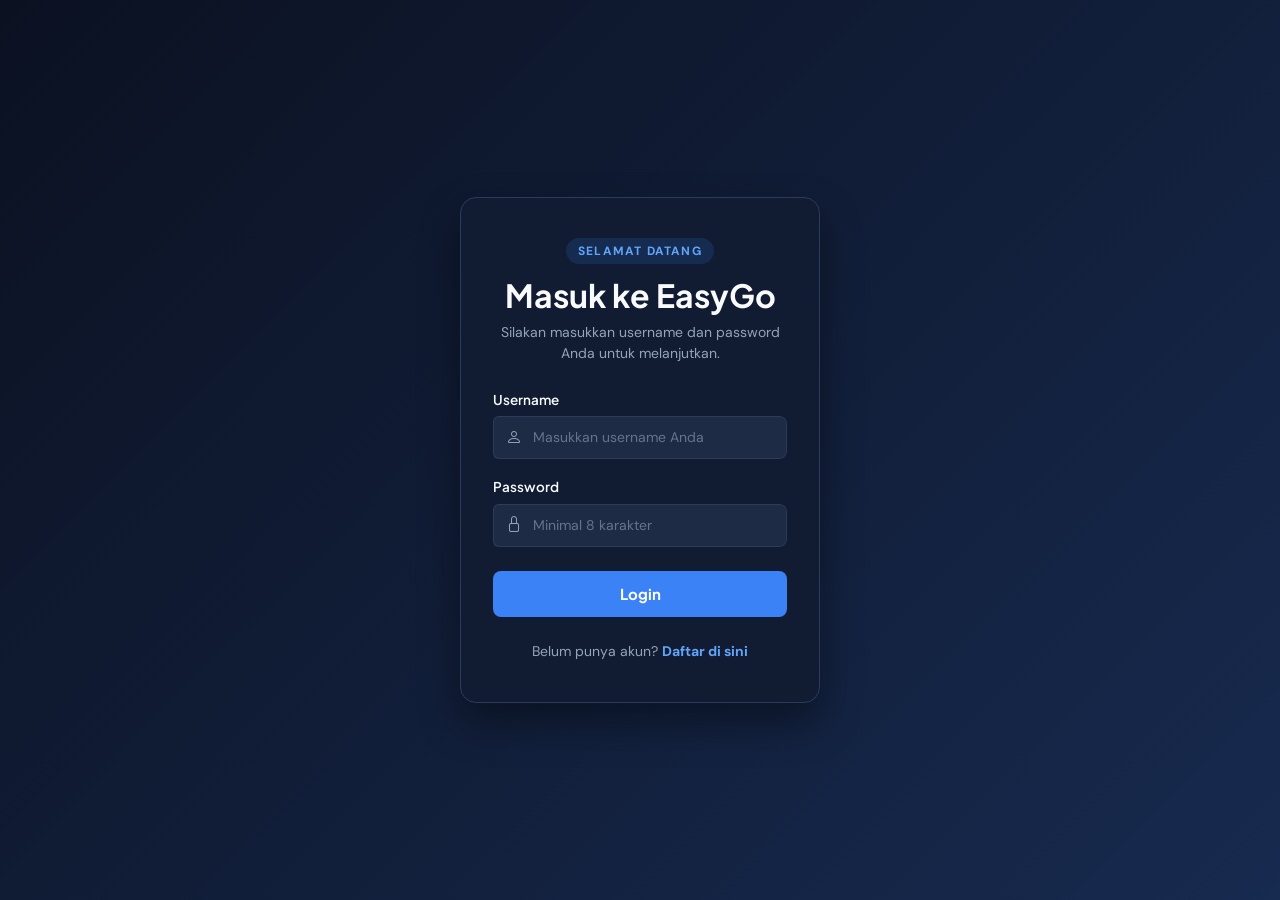
<file: login.html>
<!DOCTYPE html>
<html lang="id">
<head>
    <meta charset="UTF-8">
    <meta name="viewport" content="width=device-width, initial-scale=1.0">
    <title>Login - EasyGo</title>

    <!-- Google Fonts -->
    <link href="https://fonts.googleapis.com/css2?family=Plus+Jakarta+Sans:wght@400;500;600;700;800&family=DM+Sans:wght@400;500;600&display=swap" rel="stylesheet">
    
    <!-- Bootstrap & Icons -->
    <link href="https://cdn.jsdelivr.net/npm/bootstrap@5.3.3/dist/css/bootstrap.min.css" rel="stylesheet">
    <link href="https://cdn.jsdelivr.net/npm/bootstrap-icons@1.11.3/font/bootstrap-icons.min.css" rel="stylesheet">
    
    <link rel="stylesheet" href="login.css">
</head>
<body>

<main class="login-wrapper">
    <div class="login-card card-surface">
        <div class="text-center mb-4">
            <span class="eyebrow">Selamat Datang</span>
            <h2>Masuk ke EasyGo</h2>
            <p class="text-muted">Silakan masukkan username dan password Anda untuk melanjutkan.</p>
        </div>

        <form id="loginForm" action="#" method="post">
            <!-- Tempat untuk menampilkan error modern -->
            <div id="errorMessage" class="error-msg hidden"></div>

            <div class="mb-3">
                <label for="username" class="form-label">Username</label>
                <div class="input-group">
                    <span class="input-group-text"><i class="bi bi-person"></i></span>
                    <input type="text" id="username" name="username" class="form-control" placeholder="Masukkan username Anda" required>
                </div>
            </div>

            <div class="mb-4">
                <label for="password" class="form-label">Password</label>
                <div class="input-group">
                    <span class="input-group-text"><i class="bi bi-lock"></i></span>
                    <input type="password" id="password" name="password" class="form-control" placeholder="Minimal 8 karakter" required>
                </div>
            </div>

            <button type="submit" class="btn-book w-100">Login</button>
            
            <div class="text-center mt-4 text-muted" style="font-size: 14px;">
                Belum punya akun? <a href="register.html" class="text-brand fw-bold text-decoration-none">Daftar di sini</a>
            </div>
        </form>
    </div>
</main>

    
    <script src="login.js"></script>
    <script src="animasi.js"></script> 
</body>
</html>
</file>
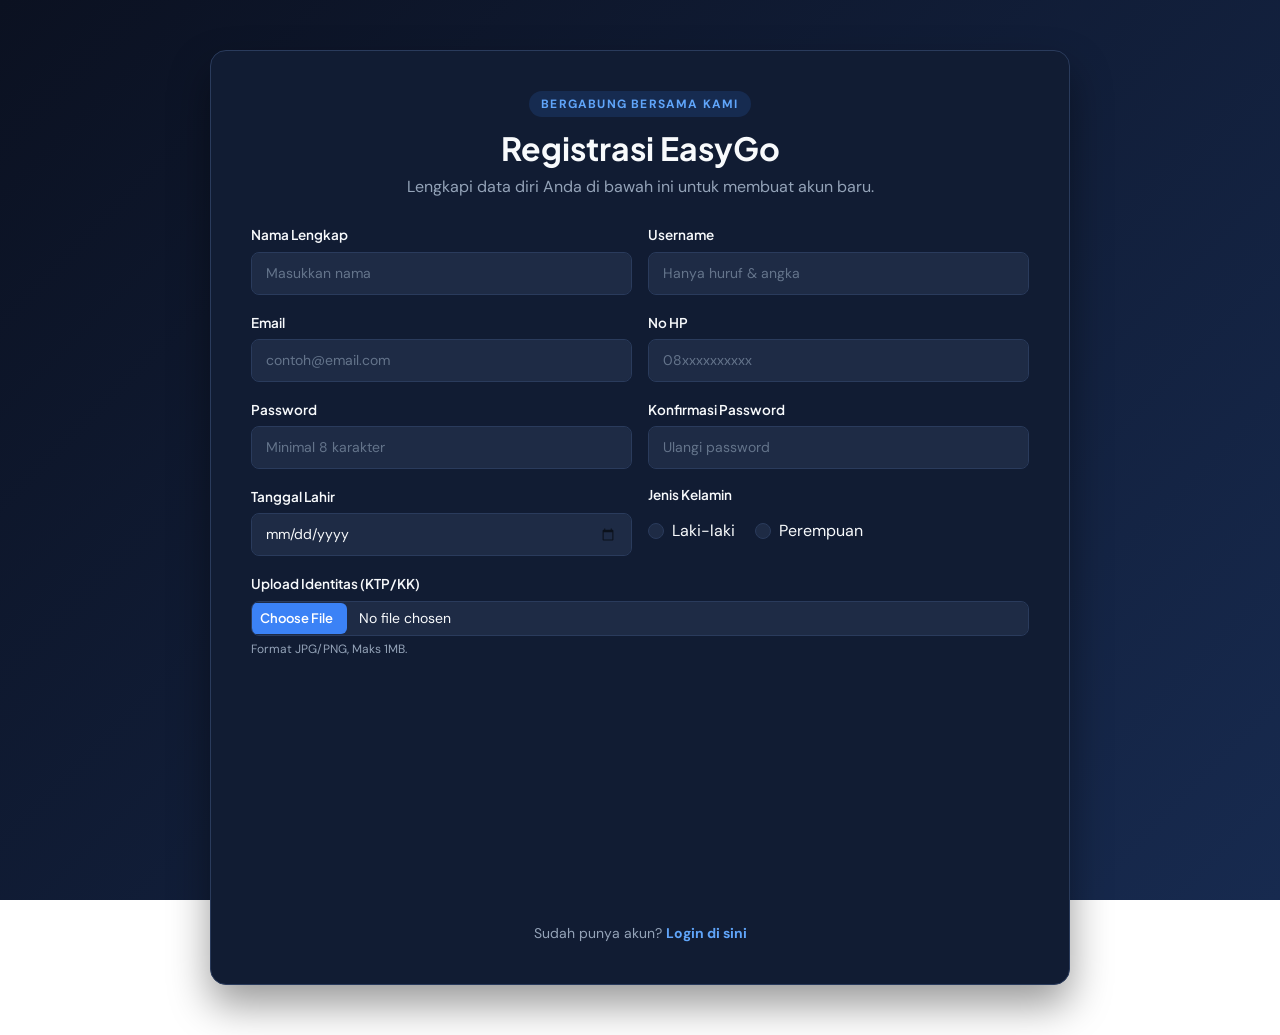
<file: register.html>
<!DOCTYPE html>
<html lang="id">
<head>
    <meta charset="UTF-8">
    <meta name="viewport" content="width=device-width, initial-scale=1.0">
    <title>Registrasi - EasyGo</title>

    <!-- Google Fonts -->
    <link href="https://fonts.googleapis.com/css2?family=Plus+Jakarta+Sans:wght@400;500;600;700;800&family=DM+Sans:wght@400;500;600&display=swap" rel="stylesheet">
    
    <!-- Bootstrap & Icons -->
    <link href="https://cdn.jsdelivr.net/npm/bootstrap@5.3.3/dist/css/bootstrap.min.css" rel="stylesheet">
    <link href="https://cdn.jsdelivr.net/npm/bootstrap-icons@1.11.3/font/bootstrap-icons.min.css" rel="stylesheet">
    
    <link rel="stylesheet" href="register.css">
</head>
<body>

<main class="register-wrapper">
    <div class="register-card card-surface">
        <div class="text-center mb-4">
            <span class="eyebrow">Bergabung Bersama Kami</span>
            <h2>Registrasi EasyGo</h2>
            <p class="text-muted">Lengkapi data diri Anda di bawah ini untuk membuat akun baru.</p>
        </div>

        <form id="registerform">
            <div class="row g-3">
                <!-- Baris 1 -->
                <div class="col-md-6">
                    <label for="nama" class="form-label">Nama Lengkap</label>
                    <input type="text" id="nama" class="form-control" placeholder="Masukkan nama">
                    <div id="error-nama" class="field-error hidden"></div>
                </div>
                <div class="col-md-6">
                    <label for="username" class="form-label">Username</label>
                    <input type="text" id="username" class="form-control" placeholder="Hanya huruf & angka">
                    <div id="error-username" class="field-error hidden"></div>
                </div>

                <!-- Baris 2 -->
                <div class="col-md-6">
                    <label for="email" class="form-label">Email</label>
                    <input type="email" id="email" class="form-control" placeholder="contoh@email.com">
                    <div id="error-email" class="field-error hidden"></div>
                </div>
                <div class="col-md-6">
                    <label for="nohp" class="form-label">No HP</label>
                    <input type="text" id="nohp" class="form-control" placeholder="08xxxxxxxxxx">
                    <div id="error-nohp" class="field-error hidden"></div>
                </div>

                <!-- Baris 3 -->
                <div class="col-md-6">
                    <label for="password" class="form-label">Password</label>
                    <input type="password" id="password" class="form-control" placeholder="Minimal 8 karakter">
                    <div id="error-password" class="field-error hidden"></div>
                </div>
                <div class="col-md-6">
                    <label for="confirmpassword" class="form-label">Konfirmasi Password</label>
                    <input type="password" id="confirmpassword" class="form-control" placeholder="Ulangi password">
                    <div id="error-confirmpassword" class="field-error hidden"></div>
                </div>

                <!-- Baris 4 -->
                <div class="col-md-6">
                    <label for="tanggal" class="form-label">Tanggal Lahir</label>
                    <input type="date" id="tanggal" class="form-control">
                    <div id="error-tanggal" class="field-error hidden"></div>
                </div>
                <div class="col-md-6">
                    <label class="form-label d-block">Jenis Kelamin</label>
                    <div class="form-check form-check-inline mt-2">
                        <input class="form-check-input" type="radio" name="gender" id="genderL" value="L">
                        <label class="form-check-label" for="genderL">Laki-laki</label>
                    </div>
                    <div class="form-check form-check-inline mt-2">
                        <input class="form-check-input" type="radio" name="gender" id="genderP" value="P">
                        <label class="form-check-label" for="genderP">Perempuan</label>
                    </div>
                    <div id="error-gender" class="field-error hidden"></div>
                </div>

                <!-- Baris 5 -->
                <div class="col-12">
                    <label for="foto" class="form-label">Upload Identitas (KTP/KK)</label>
                    <input type="file" id="foto" class="form-control" accept="image/jpeg, image/png">
                    <div class="form-text text-muted" style="font-size: 12px;">Format JPG/PNG, Maks 1MB.</div>
                    <div id="error-foto" class="field-error hidden"></div>
                </div>

                <!-- Baris 6 -->
                <div class="col-12">
                    <label for="alamat" class="form-label">Alamat Lengkap</label>
                    <textarea id="alamat" name="alamat" class="form-control" rows="3" placeholder="Masukkan alamat domisili"></textarea>
                    <div id="error-alamat" class="field-error hidden"></div>
                </div>

                <!-- Baris 7 -->
                <div class="col-12 mt-4">
                    <div class="form-check">
                        <input class="form-check-input" type="checkbox" id="setuju">
                        <label class="form-check-label text-muted" for="setuju" style="font-size: 14px;">
                            Saya setuju dengan syarat & ketentuan yang berlaku
                        </label>
                    </div>
                    <div id="error-setuju" class="field-error hidden"></div>
                </div>

                <!-- Tombol -->
                <div class="col-12 mt-4">
                    <button type="submit" class="btn-book w-100">Daftar Akun</button>
                </div>
                
                <div class="col-12 text-center mt-3 text-muted" style="font-size: 14px;">
                    Sudah punya akun? <a href="login.html" class="text-brand fw-bold text-decoration-none">Login di sini</a>
                </div>
            </div>
        </form>
    </div>
</main>
    
<script src="register.js"></script>
<script src="animasi.js"></script> <!-- Tambahkan ini -->
</body>
</html>
</file>
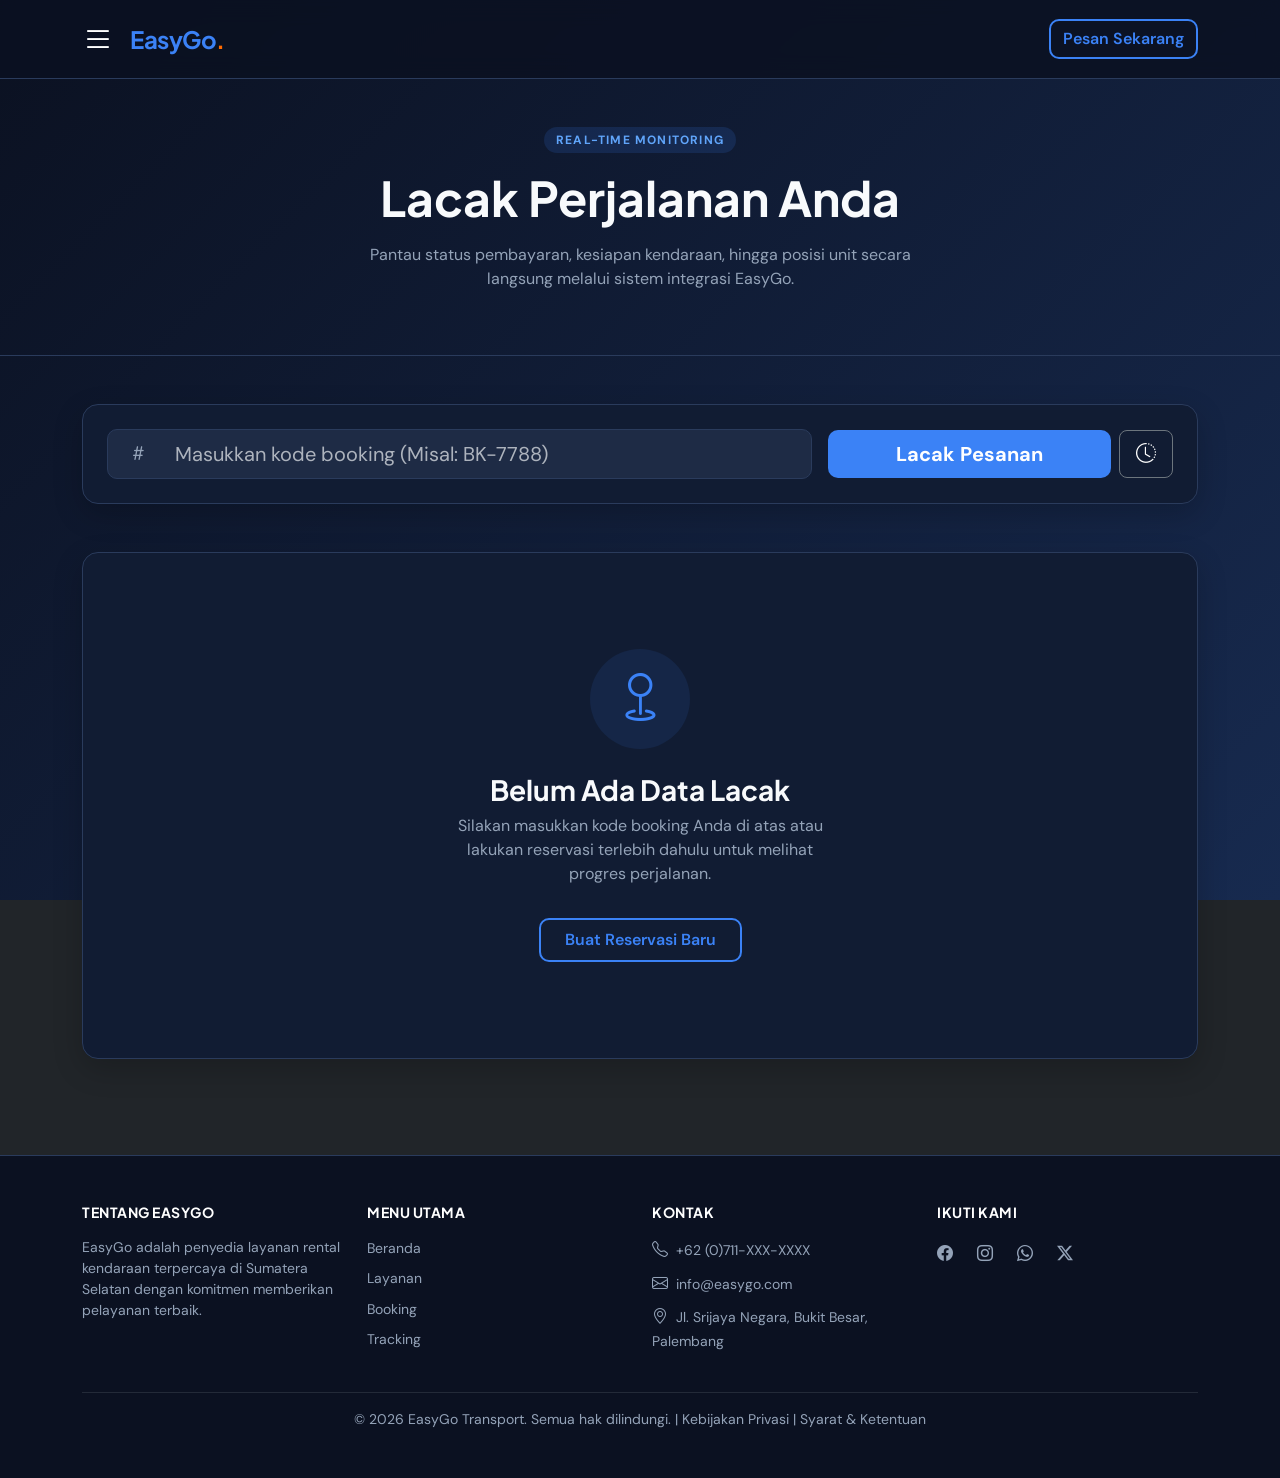
<file: tracking.html>
<!DOCTYPE html>
<html lang="id" data-bs-theme="dark">
<head>
    <meta charset="UTF-8">
    <meta name="viewport" content="width=device-width, initial-scale=1.0">
    <title>Lacak Pesanan - EasyGo</title>
    
    <link href="https://fonts.googleapis.com/css2?family=Plus+Jakarta+Sans:wght@400;500;600;700;800&family=DM+Sans:wght@400;500;600&display=swap" rel="stylesheet">

    <link href="https://cdn.jsdelivr.net/npm/bootstrap@5.3.3/dist/css/bootstrap.min.css" rel="stylesheet">
    <link href="https://cdn.jsdelivr.net/npm/bootstrap-icons@1.11.3/font/bootstrap-icons.min.css" rel="stylesheet">
    
    <link rel="stylesheet" href="tracking.css">
</head>
<body class="reveal">

<nav class="navbar sticky-top border-bottom py-3 custom-navbar">
  <div class="container d-flex align-items-center">
    <button class="navbar-toggler border-0 shadow-none p-0 me-3" type="button" data-bs-toggle="offcanvas" data-bs-target="#sidebarMenu">
      <i class="bi bi-list text-white" style="font-size: 2rem;"></i>
    </button>
    <a class="navbar-brand fw-bold mb-0" href="index.html">
      EasyGo<span class="text-accent">.</span>
    </a>
    <div class="ms-auto">
      <a href="booking.html" class="btn btn-outline-brand d-none d-md-inline-block">Pesan Sekarang</a>
    </div>
  </div>
</nav>

<div class="offcanvas offcanvas-start custom-offcanvas" tabindex="-1" id="sidebarMenu">
  <div class="offcanvas-header border-bottom border-secondary">
    <h5 class="offcanvas-title fw-bold brand-text">Menu Utama</h5>
    <button type="button" class="btn-close shadow-none" data-bs-dismiss="offcanvas"></button>
  </div>
  <div class="offcanvas-body d-flex flex-column">
    <div class="list-group list-group-flush menu-list mb-4">
      <a href="index.html" class="list-group-item list-group-item-action">
        <i class="bi bi-house-door me-3"></i> Beranda
      </a>
      <a href="layanan.html" class="list-group-item list-group-item-action">
        <i class="bi bi-car-front me-3"></i> Layanan
      </a>
      <a href="booking.html" class="list-group-item list-group-item-action">
        <i class="bi bi-calendar-check me-3"></i> Booking
      </a>
      <a href="tracking.html" class="list-group-item list-group-item-action active">
        <i class="bi bi-geo-alt me-3"></i> Tracking
      </a>
    </div>
 
    <div class="mt-auto pt-4 border-top border-secondary">
      <div id="sidebar-auth" class="d-flex flex-column gap-3 mb-4">
        <a href="login.html" class="btn btn-outline-brand fw-bold w-100 text-center">Login</a>
        <a href="register.html" class="btn btn-brand fw-bold w-100 text-center">Daftar Akun Baru</a>
      </div>
      <p class="text-muted small mb-0 text-center">&copy; 2026 EasyGo Transport. <br>Sumatera Selatan, Indonesia.</p>
    </div>
  </div>
</div>

<section class="page-hero text-center py-5">
  <div class="container">
    <span class="eyebrow">Real-Time Monitoring</span>
    <h1 class="display-5 fw-bolder mb-3">Lacak Perjalanan Anda</h1>
    <p class="text-muted mx-auto" style="max-width: 600px;">Pantau status pembayaran, kesiapan kendaraan, hingga posisi unit secara langsung melalui sistem integrasi EasyGo.</p>
  </div>
</section>

<main class="py-5">
    <div class="container">

        <div class="card-surface p-4 mb-5 reveal">
            <div class="row g-3 align-items-center">
                <div class="col-md-7 col-lg-8">
                    <div class="input-group search-group">
                        <span class="input-group-text border-0 bg-transparent text-muted ms-2"><i class="bi bi-hash fs-5"></i></span>
                        <input id="trackingCodeInput" class="form-control form-control-lg border-0 shadow-none bg-transparent" type="text" placeholder="Masukkan kode booking (Misal: BK-7788)">
                    </div>
                </div>
                <div class="col-md-5 col-lg-4 d-flex gap-2">
                    <button id="trackBtn" class="btn btn-brand btn-lg fw-bold flex-grow-1">Lacak Pesanan</button>
                    <button id="useLatestBooking" class="btn btn-outline-secondary btn-lg border-secondary text-white" title="Gunakan Booking Terakhir"><i class="bi bi-clock-history"></i></button>
                </div>
            </div>
        </div>

        <div id="trackingResult" class="hidden reveal">
            <div class="row g-4">

                <div class="col-lg-7">
                    <div class="card-surface p-4 p-md-5 h-100">
                        <div class="d-flex justify-content-between align-items-center mb-4">
                            <h5 class="group-label mb-0"><i class="bi bi-bar-chart-steps me-2"></i>Status Perjalanan</h5>
                            <span id="finishBadge" class="badge bg-success hidden px-3 py-2">Pesanan Telah Selesai</span>
                        </div>
                        
                        <div class="status-stepper mb-5" id="statusStepper">
                            <div class="progress-line" id="stepperLine"></div>

                        </div>
                        
                        <hr class="border-secondary mb-4">
                        
                        <div class="row g-4 mb-4">
                            <div class="col-md-6" id="trackingVehicle">

                            </div>
                            <div class="col-md-6 d-flex flex-column">
                                <div id="trackingPayment" class="flex-grow-1">

                                </div>
                            </div>
                        </div>

                        <div id="paymentActionBlock" class="action-block payment-block hidden mt-2 mb-4">
                            <h6 class="mb-2 text-warning"><i class="bi bi-exclamation-triangle-fill me-2"></i>Menunggu Pembayaran</h6>
                            <p class="text-muted small mb-3">Silakan pilih metode pembayaran untuk memproses pesanan Anda ke tahap konfirmasi.</p>
                            <div class="row g-2 mb-3">
                                <div class="col-6">
                                    <input type="radio" class="btn-check" name="payMethod" id="payEwallet" value="E-Wallet" checked>
                                    <label class="btn btn-outline-brand w-100 py-2 custom-radio-btn" for="payEwallet"><i class="bi bi-wallet2 me-2"></i>E-Wallet</label>
                                </div>
                                <div class="col-6">
                                    <input type="radio" class="btn-check" name="payMethod" id="payCash" value="Cash">
                                    <label class="btn btn-outline-brand w-100 py-2 custom-radio-btn" for="payCash"><i class="bi bi-cash-coin me-2"></i>Cash</label>
                                </div>
                            </div>
                            <button id="confirmPayBtn" class="btn btn-brand w-100 fw-bold py-2">Konfirmasi Pembayaran</button>
                        </div>

                        <div id="progressActionBlock" class="action-block progress-block hidden mt-2 mb-4">
                            <h6 class="mb-2 text-brand"><i class="bi bi-cpu-fill me-2"></i>Simulasi Progres Sistem</h6>
                            <p class="text-muted small mb-3">Gunakan tombol di bawah ini untuk menyimulasikan pembaruan status dari pihak admin atau driver di lapangan.</p>
                            <button id="nextProgressBtn" class="btn btn-outline-brand w-100 fw-bold py-2">Proses Selanjutnya</button>
                        </div>
                        
                        <div class="detail-grid" id="trackingDetails">

                        </div>
                    </div>
                </div>

                <div class="col-lg-5">
                    <div class="card-surface p-4 p-md-5 h-100 d-flex flex-column">
                        <h5 class="group-label mb-4"><i class="bi bi-geo-alt-fill me-2"></i>Pemantauan Visual</h5>
                        
                        <div class="fake-map mb-4 flex-grow-1">
                            <div class="route"></div>
                            <div class="route-fill" id="routeFill"></div>
                            <div class="marker start"></div>
                            <div class="marker end"></div>
                            <div id="carMarker" class="car-marker">
                                <i class="bi bi-car-front-fill"></i>
                            </div>
                            <span class="map-tag pickup">Titik Jemput</span>
                            <span class="map-tag destination">Tujuan</span>
                        </div>
                        
                        <div class="alert border-0 bg-brand-light text-white mb-0 d-flex align-items-center" id="mapNote">

                        </div>
                    </div>
                </div>
            </div>
        </div>

        <div id="trackingEmpty" class="card-surface text-center py-5 reveal">
            <div class="py-5">
                <div class="mb-4 d-inline-flex align-items-center justify-content-center rounded-circle" style="width: 100px; height: 100px; background: rgba(59, 130, 246, 0.1);">
                    <i class="bi bi-geo text-brand" style="font-size: 3rem;"></i>
                </div>
                <h3 class="fw-bold">Belum Ada Data Lacak</h3>
                <p class="text-muted mx-auto" style="max-width: 400px;">Silakan masukkan kode booking Anda di atas atau lakukan reservasi terlebih dahulu untuk melihat progres perjalanan.</p>
                <a href="booking.html" class="btn btn-outline-brand mt-3 px-4 py-2">Buat Reservasi Baru</a>
            </div>
        </div>
        
    </div>
</main>

<footer class="custom-footer py-5 mt-5">
  <div class="container">
    <div class="row g-4 mb-4">
      <div class="col-md-3">
        <h6 class="fw-bold mb-3 text-white">Tentang EasyGo</h6>
        <p class="text-muted small">EasyGo adalah penyedia layanan rental kendaraan terpercaya di Sumatera Selatan dengan komitmen memberikan pelayanan terbaik.</p>
      </div>
      <div class="col-md-3">
        <h6 class="fw-bold mb-3 text-white">Menu Utama</h6>
        <ul class="list-unstyled text-muted small">
          <li><a href="index.html" class="text-muted text-decoration-none">Beranda</a></li>
          <li><a href="layanan.html" class="text-muted text-decoration-none">Layanan</a></li>
          <li><a href="booking.html" class="text-muted text-decoration-none">Booking</a></li>
          <li><a href="tracking.html" class="text-muted text-decoration-none">Tracking</a></li>
        </ul>
      </div>
      <div class="col-md-3">
        <h6 class="fw-bold mb-3 text-white">Kontak</h6>
        <ul class="list-unstyled text-muted small">
          <li><i class="bi bi-telephone me-2"></i>+62 (0)711-XXX-XXXX</li>
          <li><i class="bi bi-envelope me-2"></i>info@easygo.com</li>
          <li><i class="bi bi-geo-alt me-2"></i>Jl. Srijaya Negara, Bukit Besar, Palembang</li>
        </ul>
      </div>
      <div class="col-md-3">
        <h6 class="fw-bold mb-3 text-white">Ikuti Kami</h6>
        <div class="d-flex gap-3">
          <a href="#" class="text-muted text-decoration-none fs-5"><i class="bi bi-facebook"></i></a>
          <a href="#" class="text-muted text-decoration-none fs-5"><i class="bi bi-instagram"></i></a>
          <a href="#" class="text-muted text-decoration-none fs-5"><i class="bi bi-whatsapp"></i></a>
          <a href="#" class="text-muted text-decoration-none fs-5"><i class="bi bi-twitter-x"></i></a>
        </div>
      </div>
    </div>
    <hr class="border-secondary">
    <div class="text-center text-muted small">
      <p class="mb-0">&copy; 2026 EasyGo Transport. Semua hak dilindungi. | <a href="#" class="text-muted text-decoration-none">Kebijakan Privasi</a> | <a href="#" class="text-muted text-decoration-none">Syarat & Ketentuan</a></p>
    </div>
  </div>
</footer>

<script src="https://cdn.jsdelivr.net/npm/bootstrap@5.3.3/dist/js/bootstrap.bundle.min.js"></script>
<script src="ceklogin.js"></script>
<script src="tracking.js"></script>
<script src="animasi.js"></script>
</body>
</html>
</file>
<file: beranda.css>
:root {
  --brand:        #3B82F6; 
  --brand-dark:   #2563EB; 
  --bg-main:      #0B1121; 
  --bg-grad:      #172A4F; 
  --surface:      #111C33; 
  --input-bg:     #1E2B45; 
  --border:       #2A3B5C; 
  --text:         #F8FAFC; 
  --muted:        #94A3B8; 
}

* {
  margin: 0;
  padding: 0;
  box-sizing: border-box;
}

html {
  min-height: 100%;
  background-color: var(--bg-main);
  color-scheme: dark;
}

body {
  font-family: 'DM Sans', sans-serif;
  background-image: linear-gradient(135deg, var(--bg-main) 0%, var(--bg-grad) 100%);
  background-attachment: fixed;
  background-size: cover;
  background-repeat: no-repeat;
  color: var(--text);
}

h1, h2, h3, h4, h5 {
  font-family: 'Plus Jakarta Sans', sans-serif;
  font-weight: 700;
  color: var(--text);
}

.text-muted {
  color: var(--muted) !important;
}

.custom-navbar {
  background-color: rgba(11, 17, 33, 0.85);
  backdrop-filter: blur(12px);
  border-bottom-color: var(--border) !important;
  transition: all 0.3s ease; 
}

.navbar-brand {
  font-family: 'Plus Jakarta Sans', sans-serif;
  color: var(--brand) !important;
  font-size: 24px;
  letter-spacing: -0.5px;
}

.text-accent {
  color: #FF6B00;
}

.brand-text {
  color: var(--brand);
}

.custom-offcanvas {
  background-color: var(--surface);
  color: var(--text);
  border-right: 1px solid var(--border);
}

.menu-list .list-group-item {
  font-family: 'Plus Jakarta Sans', sans-serif;
  font-size: 16px;
  font-weight: 600;
  padding: 16px 20px;
  border: none;
  background-color: transparent;
  border-radius: 8px;
  margin-bottom: 8px;
  color: var(--text);
  transition: all 0.2s ease;
}

.menu-list .list-group-item i {
  color: var(--muted);
  transition: all 0.2s ease;
}

.menu-list .list-group-item:hover {
  background-color: rgba(255, 255, 255, 0.05);
  color: var(--brand);
}

.menu-list .list-group-item:hover i {
  color: var(--brand);
}

.menu-list .list-group-item.active {
  background-color: rgba(59, 130, 246, 0.15);
  color: var(--brand);
}

.menu-list .list-group-item.active i {
  color: var(--brand);
}

.home-hero {
  padding: 80px 0;
}

.home-hero .eyebrow {
  display: inline-block;
  font-size: 12px;
  font-weight: 700;
  letter-spacing: .1em;
  text-transform: uppercase;
  color: #60A5FA;
  background: rgba(59, 130, 246, 0.15);
  padding: 6px 16px;
  border-radius: 100px;
  margin-bottom: 24px;
}

.hero-image-placeholder img {
    width: 100%;
    height: 100%;
    object-fit: cover; /* Gambar memenuhi kotak secara proporsional */
    display: block;
}

.hero-image-placeholder {
  background: linear-gradient(135deg, var(--brand), var(--brand-dark));
  height: 450px;
  width: 100%;
  box-shadow: 0 20px 40px rgba(0, 0, 0, 0.4);
}

.btn-brand {
  background-color: var(--brand);
  color: var(--white);
  border: none;
  transition: background-color 0.2s ease;
}

.btn-brand:hover {
  background-color: var(--brand-dark);
  color: var(--white);
}

.btn-outline-brand {
  color: var(--brand);
  border: 2px solid var(--brand);
  font-weight: 600;
  font-family: 'Plus Jakarta Sans', sans-serif;
  padding: 8px 20px;
  border-radius: 8px;
}

.btn-outline-brand:hover {
  background-color: var(--brand);
  color: var(--white);
}

.bg-surface-custom {
  background-color: var(--surface);
  border-top: 1px solid var(--border);
  border-bottom: 1px solid var(--border);
}

.feature-card, .vehicle-card, .step-card, .testimonial-card {
  background-color: var(--surface);
  border: 1px solid var(--border);
  border-radius: 16px; /* Mengembalikan sudut membulat */
  color: var(--text);
  transition: transform 0.3s ease, box-shadow 0.3s ease, border-color 0.3s ease;
}

.feature-card:hover, .vehicle-card:hover, .step-card:hover, .testimonial-card:hover {
  transform: translateY(-8px);
  box-shadow: 0 20px 40px rgba(0, 0, 0, 0.5) !important;
  border-color: var(--brand);
}

.icon-wrap {
  width: 70px;
  height: 70px;
  border-radius: 50%;
  display: flex;
  align-items: center;
  justify-content: center;
}

.bg-brand-light {
  background-color: rgba(59, 130, 246, 0.15);
  color: #60A5FA !important; 
}

.section-label {
  display: inline-flex; 
  align-items: center; 
  gap: 8px;
  font-size: 12px; 
  font-weight: 700; 
  letter-spacing: .08em;
  text-transform: uppercase; 
  color: #60A5FA;
  margin-bottom: 8px;
}

.section-label::before {
  content: '';
  display: block; 
  width: 20px; 
  height: 2px;
  background: var(--brand);
  border-radius: 2px;
}

.stats-section {
  background: transparent;
  border-top: 1px solid rgba(255, 255, 255, 0.05);
  border-bottom: 1px solid rgba(255, 255, 255, 0.05);
}

.stat-card {
  padding: 30px 20px;
  border-radius: 12px;
  background: rgba(255,255,255, 0.03); 
  border: 1px solid rgba(255, 255, 255, 0.05);
  transition: transform 0.3s ease;
}

.stat-card:hover {
  transform: scale(1.05);
  background: rgba(255,255,255, 0.06);
}

.stat-number {
  font-size: 2.5rem;
  font-weight: 800;
  margin-bottom: 8px;
  color: var(--brand);
}

.stat-label {
  font-size: 14px;
  color: var(--muted);
  margin: 0;
}

.vehicle-card {
  display: flex;
  flex-direction: column;
  padding: 20px; 
}

.vehicle-image {
  width: 100%;
  height: 150px;
  background: var(--input-bg);
  border-radius: 12px;
  display: flex;
  align-items: center;
  justify-content: center;
  font-size: 3rem;
  color: var(--muted);
  margin-bottom: 15px;
}

.vehicle-card h5 {
  font-weight: 700;
  font-size: 16px;
}

.vehicle-price {
  font-weight: 700;
  color: #60A5FA;
  font-size: 14px;
}

.vehicle-card .btn-sm {
  padding: 6px 14px;
  font-size: 12px;
}

.step-card {
  padding: 30px 20px; 
  height: 100%; 
}

.step-number {
  width: 60px;
  height: 60px;
  border-radius: 50%;
  background: var(--brand);
  color: white;
  display: flex;
  align-items: center;
  justify-content: center;
  font-size: 24px;
  font-weight: 800;
  margin: 0 auto 15px;
  box-shadow: 0 4px 12px rgba(59, 130, 246, 0.4);
}

.step-card h5 {
  font-weight: 700;
  font-size: 16px;
  margin-bottom: 12px;
}

.testimonial-card .bi-star-fill {
  font-size: 14px;
}

.accordion-item {
  background-color: transparent !important;
  border: 1px solid var(--border) !important;
  border-radius: 12px !important;
  overflow: hidden; 
  margin-bottom: 16px;
}

.accordion-button {
  background-color: var(--surface) !important;
  color: var(--text) !important;
  border: none !important;
  padding: 18px 20px;
  font-size: 15px;
  box-shadow: none !important; 
  transition: all 0.3s ease;
}

.accordion-button:not(.collapsed) {
  background-color: var(--input-bg) !important;
  color: var(--brand) !important;
  border-bottom: 1px solid transparent;
}

.accordion-button::after {
  filter: invert(1) brightness(100%);
}

.accordion-button:not(.collapsed)::after {
  filter: invert(0.4) sepia(1) saturate(5) hue-rotate(200deg);
}

.accordion-body {
  background-color: var(--surface);
  padding: 18px 20px;
  border-top: 1px solid var(--border);
  font-size: 14.5px;
  line-height: 1.6;
}

.cta-section {
  background: linear-gradient(135deg, var(--brand), var(--brand-dark));
  border-radius: 20px;
  margin: 20px;
  padding: 60px 20px !important;
  text-align: center;
  box-shadow: 0 20px 40px rgba(0, 0, 0, 0.4);
}

.cta-section h2 {
  font-size: 2.5rem;
  margin-bottom: 15px;
}

.cta-section .btn-light {
  padding: 12px 40px;
  border-radius: 8px;
  background-color: var(--text);
  color: var(--bg-main) !important;
  transition: all 0.3s ease;
}

.cta-section .btn-light:hover {
  transform: translateY(-2px);
  box-shadow: 0 12px 24px rgba(0,0,0,0.3);
}

/* ── FOOTER ── */
.custom-footer {
  background-color: var(--bg-main);
  border-top: 1px solid var(--border);
}

.custom-footer h6 {
  font-size: 14px;
  text-transform: uppercase;
  letter-spacing: 0.5px;
}

.custom-footer a {
  transition: color 0.2s ease;
}

.custom-footer a:hover {
  color: var(--brand) !important;
}

.custom-footer .bi {
  font-size: 16px;
  margin-right: 8px;
}

.custom-footer ul li {
  margin-bottom: 8px;
  line-height: 1.6;
}

@media (max-width: 768px) {
  .stat-number {
    font-size: 2rem;
  }

  .cta-section {
    margin: 10px;
    padding: 40px 20px !important;
  }

  .cta-section h2 {
    font-size: 1.8rem;
  }

  .step-number {
    width: 50px;
    height: 50px;
    font-size: 20px;
  }

  .home-hero {
    padding: 60px 0;
  }

  .home-hero .display-4 {
    font-size: 2rem;
  }
}
</file>
<file: booking.css>
:root {
  --brand:        #3B82F6; 
  --brand-dark:   #2563EB; 
  --bg-main:      #0B1121; 
  --bg-grad:      #172A4F; 
  --surface:      #111C33; 
  --input-bg:     #1E2B45; 
  --border:       #2A3B5C; 
  --text:         #F8FAFC; 
  --muted:        #94A3B8; 
  --accent:       #FF6B00;
  
  --danger-bg:    rgba(239, 68, 68, 0.15);
  --danger-text:  #F87171;
  --success-bg:   rgba(16, 185, 129, 0.15);
  --success-text: #34D399;
}

*, *::before, *::after { box-sizing: border-box; }

html {
  min-height: 100%;
  background-color: var(--bg-main);
  color-scheme: dark;
}

body {
  font-family: 'DM Sans', sans-serif;
  background-image: linear-gradient(135deg, var(--bg-main) 0%, var(--bg-grad) 100%);
  background-attachment: fixed;
  background-size: cover;
  background-repeat: no-repeat;
  color: var(--text);
  margin: 0;
}

h1, h2, h3, h4, h5, h6 {
  font-family: 'Plus Jakarta Sans', sans-serif;
  font-weight: 700;
  color: var(--text);
}

.text-muted { color: var(--muted) !important; }
.text-brand { color: var(--brand) !important; }

.custom-navbar {
  background-color: rgba(11, 17, 33, 0.85);
  backdrop-filter: blur(12px); border-bottom-color: var(--border) !important; transition: all 0.3s ease; 
}
.navbar-brand { font-family: 'Plus Jakarta Sans', sans-serif; color: var(--brand) !important; font-size: 24px; letter-spacing: -0.5px; }
.text-accent { color: var(--accent); }
.brand-text { color: var(--brand); }

.custom-offcanvas { background-color: var(--surface); color: var(--text); border-right: 1px solid var(--border); }
.menu-list .list-group-item {
  font-family: 'Plus Jakarta Sans', sans-serif; font-size: 16px; font-weight: 600; padding: 16px 20px; border: none;
  background-color: transparent; border-radius: 8px; margin-bottom: 8px; color: var(--text); transition: all 0.2s ease;
}
.menu-list .list-group-item i { color: var(--muted); transition: all 0.2s ease; }
.menu-list .list-group-item:hover { background-color: rgba(255, 255, 255, 0.05); color: var(--brand); }
.menu-list .list-group-item:hover i { color: var(--brand); }
.menu-list .list-group-item.active { background-color: rgba(59, 130, 246, 0.15); color: var(--brand); }
.menu-list .list-group-item.active i { color: var(--brand); }

.btn-brand { background-color: var(--brand); color: #fff; border: none; transition: background-color 0.2s ease; }
.btn-brand:hover { background-color: var(--brand-dark); color: #fff; }
.btn-outline-brand { color: var(--brand); border: 2px solid var(--brand); font-weight: 600; font-family: 'Plus Jakarta Sans', sans-serif; padding: 8px 20px; border-radius: 8px; }
.btn-outline-brand:hover { background-color: var(--brand); color: #fff; }

.page-hero { border-bottom: 1px solid var(--border); }
.page-hero .eyebrow {
  display: inline-block; font-size: 12px; font-weight: 700; letter-spacing: .1em;
  text-transform: uppercase; color: #60A5FA; background: rgba(59, 130, 246, 0.15);
  padding: 4px 12px; border-radius: 100px; margin-bottom: 16px;
}

.card-surface {
  background-color: var(--surface);
  border-radius: 16px;
  border: 1px solid var(--border);
  box-shadow: 0 10px 30px rgba(0, 0, 0, 0.2);
}

.group-label {
  font-size: 1.15rem;
  color: var(--text);
  margin-bottom: 12px;
  border-bottom: 1px dashed var(--border);
  padding-bottom: 10px;
}

.group-label i { color: var(--brand); }

label {
  font-size: 0.85rem;
  font-weight: 600;
  color: var(--muted);
  margin-bottom: 6px;
}

.input-control {
  width: 100%;
  padding: 14px 16px;
  font-size: 0.95rem;
  font-family: inherit;
  border: 1px solid var(--border);
  border-radius: 8px;
  background-color: var(--input-bg);
  color: var(--text);
  transition: all 0.2s ease;
}

.input-control::placeholder { color: #4B5563; }
.input-control:focus { outline: none; border-color: var(--brand); box-shadow: 0 0 0 3px rgba(59, 130, 246, 0.25); }
.input-control:disabled { background-color: rgba(255,255,255,0.05); color: var(--muted); cursor: not-allowed; }

::-webkit-calendar-picker-indicator { filter: invert(1); cursor: pointer; }

.sticky-panel {
  position: sticky;
  top: 100px; 
}

.summary-row {
  display: flex;
  justify-content: space-between;
  margin-bottom: 12px;
  font-size: 0.95rem;
}

.summary-row .label { color: var(--muted); }
.summary-row .value { font-weight: 600; color: var(--text); text-align: right; }

.total-row {
  display: flex; justify-content: space-between; align-items: center;
  margin-top: 16px; padding-top: 16px; border-top: 1px dashed var(--border);
}

.total-label { font-size: 1.1rem; font-weight: 700; color: var(--text); }
.total-value { font-size: 1.4rem; font-weight: 800; color: #60A5FA; }

.security-badge {
  background-color: rgba(16, 185, 129, 0.1);
  border: 1px solid rgba(16, 185, 129, 0.2);
  color: #34D399; padding: 16px; border-radius: 12px;
  display: flex; align-items: center;
}

.alert { padding: 16px; border-radius: 8px; font-weight: 500; font-size: 0.9rem; margin-bottom: 24px; }
.alert.success { background: var(--success-bg); color: var(--success-text); border: 1px solid rgba(52, 211, 153, 0.3); }
.alert.error { background: var(--danger-bg); color: var(--danger-text); border: 1px solid rgba(248, 113, 113, 0.3); }

.form-check-input {
  background-color: var(--input-bg);
  border: 1px solid var(--border);
}
.form-check-input:checked {
  background-color: var(--brand);
  border-color: var(--brand);
}

.custom-footer { background-color: var(--bg-main); border-top: 1px solid var(--border); }
.custom-footer h6 { font-size: 14px; text-transform: uppercase; letter-spacing: 0.5px; }
.custom-footer a { transition: color 0.2s ease; }
.custom-footer a:hover { color: var(--brand) !important; }
.custom-footer .bi { font-size: 16px; margin-right: 8px; }
.custom-footer ul li { margin-bottom: 8px; line-height: 1.6; }
</file>
<file: layanan.css>
/* ── ROOT VARIABLES (NAVY THEME) ── */
:root {
  --brand:        #3B82F6; 
  --brand-dark:   #2563EB; 
  --bg-main:      #0B1121; 
  --bg-grad:      #172A4F; 
  --surface:      #111C33; 
  --input-bg:     #1E2B45; 
  --border:       #2A3B5C; 
  --text:         #F8FAFC; 
  --muted:        #94A3B8; 
  --accent:       #FF6B00;
}

*, *::before, *::after { box-sizing: border-box; }

html {
  min-height: 100%;
  background-color: var(--bg-main);
  color-scheme: dark;
}

body {
  font-family: 'DM Sans', sans-serif;
  background-image: linear-gradient(135deg, var(--bg-main) 0%, var(--bg-grad) 100%);
  background-attachment: fixed;
  background-size: cover;
  background-repeat: no-repeat;
  color: var(--text);
  margin: 0;
}

h1, h2, h3, h4, h5, h6 {
  font-family: 'Plus Jakarta Sans', sans-serif;
  font-weight: 700;
  color: var(--text);
}

.text-muted {
  color: var(--muted) !important;
}

/* ── NAVBAR & OFFCANVAS ── */
.custom-navbar {
  background-color: rgba(11, 17, 33, 0.85);
  backdrop-filter: blur(12px);
  border-bottom-color: var(--border) !important;
  transition: all 0.3s ease; 
}
.navbar-brand {
  font-family: 'Plus Jakarta Sans', sans-serif;
  color: var(--brand) !important;
  font-size: 24px;
  letter-spacing: -0.5px;
}
.text-accent { color: var(--accent); }
.brand-text { color: var(--brand); }

.custom-offcanvas {
  background-color: var(--surface);
  color: var(--text);
  border-right: 1px solid var(--border);
}
.menu-list .list-group-item {
  font-family: 'Plus Jakarta Sans', sans-serif;
  font-size: 16px; font-weight: 600; padding: 16px 20px; border: none;
  background-color: transparent; border-radius: 8px; margin-bottom: 8px;
  color: var(--text); transition: all 0.2s ease;
}
.menu-list .list-group-item i { color: var(--muted); transition: all 0.2s ease; }
.menu-list .list-group-item:hover { background-color: rgba(255, 255, 255, 0.05); color: var(--brand); }
.menu-list .list-group-item:hover i { color: var(--brand); }
.menu-list .list-group-item.active { background-color: rgba(59, 130, 246, 0.15); color: var(--brand); }
.menu-list .list-group-item.active i { color: var(--brand); }

.btn-brand {
  background-color: var(--brand); color: #fff; border: none; transition: background-color 0.2s ease;
}
.btn-brand:hover { background-color: var(--brand-dark); color: #fff; }

.btn-outline-brand {
  color: var(--brand); border: 2px solid var(--brand); font-weight: 600;
  font-family: 'Plus Jakarta Sans', sans-serif; padding: 8px 20px; border-radius: 8px;
}
.btn-outline-brand:hover { background-color: var(--brand); color: #fff; }

/* ── HERO STRIP ── */
.page-hero { border-bottom: 1px solid var(--border); }
.page-hero .eyebrow {
  display: inline-block; font-size: 12px; font-weight: 700; letter-spacing: .1em;
  text-transform: uppercase; color: #60A5FA; background: rgba(59, 130, 246, 0.15);
  padding: 4px 12px; border-radius: 100px; margin-bottom: 16px;
}

/* ── SECTION LABEL ── */
.section-label {
  display: inline-flex; align-items: center; gap: 8px;
  font-size: 12px; font-weight: 700; letter-spacing: .08em;
  text-transform: uppercase; color: #60A5FA;
  margin-bottom: 8px;
}
.section-label::before {
  content: ''; display: block; width: 20px; height: 2px;
  background: var(--brand); border-radius: 2px;
}

/* ── TAB PILLS ── */
.vehicle-tabs { border-bottom: 2px solid var(--border); margin-bottom: 40px; }
.vehicle-tabs .nav-link {
  font-family: 'Plus Jakarta Sans', sans-serif;
  font-weight: 600; font-size: 15px; color: var(--muted);
  border: none; border-bottom: 2px solid transparent; border-radius: 0;
  padding: 12px 24px; margin-bottom: -2px; transition: color .2s, border-color .2s;
}
.vehicle-tabs .nav-link.active, .vehicle-tabs .nav-link:hover {
  color: var(--brand); border-bottom-color: var(--brand); background: transparent;
}

/* ── VEHICLE CARD (PREVIEW LIST) ── */
.vehicle-card {
  background: var(--surface); border: 1px solid var(--border);
  border-radius: 16px; overflow: hidden;
  transition: box-shadow .25s, transform .25s, border-color .25s;
  cursor: pointer;
}
.vehicle-card:hover {
  box-shadow: 0 16px 32px rgba(0, 0, 0, 0.5);
  transform: translateY(-4px); border-color: var(--brand);
}

.vehicle-card .img-wrap {
  background: var(--input-bg);
  height: 200px; /* Tinggi di-set paten agar kotak seragam di tampilan menu utama */
  display: flex; align-items: center; justify-content: center;
  overflow: hidden; position: relative;
}
.vehicle-card .img-wrap img { 
  width: 100%; height: 100%; object-fit: cover; transition: transform .4s; 
}
.vehicle-card:hover .img-wrap img { transform: scale(1.04); }

.vehicle-card .badge-type {
  position: absolute; top: 12px; left: 12px;
  background: var(--brand); color: #fff;
  font-size: 11px; font-weight: 700;
  padding: 4px 12px; border-radius: 100px; z-index: 2;
}

.price-preview {
  font-family: 'Plus Jakarta Sans', sans-serif;
  font-weight: 800; font-size: 18px; color: #60A5FA;
}
.price-preview small { font-size: 12px; font-weight: 500; color: var(--muted); }

.btn-detail {
  display: inline-flex; align-items: center; justify-content: center; gap: 6px;
  background: rgba(59, 130, 246, 0.15); color: #60A5FA;
  font-family: 'Plus Jakarta Sans', sans-serif; font-weight: 700; font-size: 13px;
  border: 1px solid rgba(59, 130, 246, 0.3); border-radius: 8px;
  padding: 10px 18px; cursor: pointer; transition: all .2s;
}
.btn-detail:hover { background: var(--brand); color: #fff; }

/* ── MODAL DETAIL (POP-UP) ── */
.modal-detail .modal-content {
  background-color: var(--surface); border: 1px solid var(--border); border-radius: 20px; overflow: hidden;
}
.modal-detail .modal-header { background: var(--input-bg); border-bottom: 1px solid var(--border); padding: 20px 28px; }
.modal-detail .modal-title { font-family: 'Plus Jakarta Sans', sans-serif; font-weight: 700; font-size: 20px; }
.modal-detail .modal-body { padding: 28px; }

/* KOTAK GAMBAR MODAL (KOTAK MENYESUAIKAN GAMBAR) */
.modal-img-wrap {
  height: auto; /* Tinggi kotak otomatis menyesuaikan gambar */
  border-radius: 12px; 
  overflow: hidden;
  margin-bottom: 24px; 
  position: relative; 
  background: transparent; /* Tidak ada background kosong berlebih */
  border: 1px solid var(--border); /* Memberi garis bingkai yang memeluk gambar */
}

/* Gambar menyesuaikan masuk ke dalam tanpa terpotong (proporsional aslinya) */
.modal-img-wrap img { 
  width: 100%; 
  height: auto; 
  display: block; 
}

.modal-img-wrap .badge-type {
  position: absolute; top: 12px; left: 12px; background: var(--brand);
  color: #fff; font-size: 11px; font-weight: 700; padding: 4px 12px; border-radius: 100px; z-index: 5;
}

/* Specs Grid */
.specs-grid { display: grid; grid-template-columns: 1fr 1fr; gap: 12px; }
.spec-item {
  display: flex; align-items: center; gap: 10px;
  background: var(--input-bg); border: 1px solid var(--border);
  border-radius: 10px; padding: 10px 14px; font-size: 13px;
}
.spec-item i { font-size: 16px; color: #60A5FA; flex-shrink: 0; }
.spec-item .spec-val { font-weight: 600; color: var(--text); line-height: 1.2; }
.spec-item .spec-lbl { color: var(--muted); font-size: 11px; }

/* Feature List */
.feature-list { list-style: none; padding: 0; margin: 0 0 24px; }
.feature-list li {
  display: flex; align-items: center; gap: 8px;
  font-size: 14px; color: var(--text); padding: 6px 0;
}
.feature-list li i { font-size: 16px; color: #10B981; flex-shrink: 0; }
.feature-list li.no i { color: #EF4444; }
.feature-list li.no { color: var(--muted); text-decoration: line-through; }

/* Price Row Modal */
.price-row {
  display: flex; align-items: center; justify-content: space-between;
  border-top: 1px solid var(--border); padding-top: 20px;
}
.price-row .price-main {
  font-family: 'Plus Jakarta Sans', sans-serif; font-weight: 800; font-size: 22px; color: #60A5FA;
}
.price-row .price-main small { font-size: 13px; font-weight: 500; color: var(--muted); }
.price-row .price-old { font-size: 13px; color: var(--muted); text-decoration: line-through; }

.btn-book {
  background: var(--brand); color: #fff; text-decoration: none;
  font-family: 'Plus Jakarta Sans', sans-serif; font-weight: 700; font-size: 14px;
  border: none; border-radius: 8px; padding: 12px 24px; cursor: pointer; transition: background .2s;
}
.btn-book:hover { background: var(--brand-dark); color: #fff; }

/* ── CTA BANNER ── */
.cta-banner {
  background: linear-gradient(135deg, var(--brand), var(--brand-dark));
  border-radius: 20px; padding: 48px 40px; color: #fff;
  box-shadow: 0 20px 40px rgba(0, 0, 0, 0.4);
}
.btn-cta-white {
  background: #fff; color: var(--brand); font-family: 'Plus Jakarta Sans', sans-serif;
  font-weight: 700; font-size: 14px; border: none; border-radius: 8px; padding: 12px 28px;
}
.btn-cta-white:hover { background: #EEF4FF; }

/* ── FOOTER ── */
.custom-footer { background-color: var(--bg-main); border-top: 1px solid var(--border); }
.custom-footer h6 { font-size: 14px; text-transform: uppercase; letter-spacing: 0.5px; }
.custom-footer a { transition: color 0.2s ease; }
.custom-footer a:hover { color: var(--brand) !important; }
.custom-footer .bi { font-size: 16px; margin-right: 8px; }
.custom-footer ul li { margin-bottom: 8px; line-height: 1.6; }

/* --- UI PROFIL SIDEBAR --- */
.bg-brand-light { background-color: rgba(59, 130, 246, 0.15); }

#sidebar-auth .profile-card { transition: all 0.3s ease; }

#sidebar-auth .btn-sm {
    padding: 10px 12px;
    font-weight: 600;
    font-size: 13px;
    transition: all 0.2s ease;
}

#sidebar-auth .btn-outline-brand:hover {
    background-color: rgba(59, 130, 246, 0.1);
    padding-left: 18px;
}

#sidebar-auth .btn-outline-danger { color: #F87171; }
#sidebar-auth .btn-outline-danger:hover {
    background-color: rgba(239, 68, 68, 0.1);
    color: #EF4444;
    padding-left: 18px;
}

.text-truncate {
    white-space: nowrap;
    overflow: hidden;
    text-overflow: ellipsis;
}

/* Penyesuaian Bingkai Modal agar memeluk gambar */
.modal-img-wrap {
    height: auto;
    border-radius: 12px;
    overflow: hidden;
    margin-bottom: 24px;
    position: relative;
    background: transparent;
    border: 1px solid var(--border);
}

.modal-img-wrap img {
    width: 100%;
    height: auto;
    display: block;
    object-fit: contain;
}
</file>
<file: login.css>
/* ── ROOT VARIABLES (NAVY THEME) ── */
:root {
  --brand:      #3B82F6; 
  --brand-dark: #2563EB; 
  --bg-main:    #0B1121; 
  --bg-grad:    #172A4F; 
  --surface:    #111C33; 
  --input-bg:   #1E2B45; 
  --border:     #2A3B5C; 
  --text:       #F8FAFC; 
  --muted:      #94A3B8; 
  --error-text: #F87171; 
  --error-bg:   rgba(239, 68, 68, 0.1); 
}

/* ── RESET & BASE ── */
* {
  margin: 0;
  padding: 0;
  box-sizing: border-box;
}

html {
  min-height: 100%;
  background-color: var(--bg-main); 
  color-scheme: dark; 
}

body {
  font-family: 'DM Sans', sans-serif;
  background-image: linear-gradient(135deg, var(--bg-main) 0%, var(--bg-grad) 100%);
  background-attachment: fixed; 
  background-size: cover;
  background-repeat: no-repeat;
  color: var(--text);
  display: flex;
  align-items: center;
  justify-content: center;
  min-height: 100vh;
  margin: 0;
  padding: 40px 0;
}

h1, h2, h3, h4, h5 {
  font-family: 'Plus Jakarta Sans', sans-serif;
  font-weight: 700;
  color: var(--text);
}

/* ── LAYOUT & CARD ── */
.login-wrapper {
  width: 100%;
  max-width: 400px; /* Lebar card login tetap proporsional */
  padding: 20px;
}

.card-surface {
  background: var(--surface);
  border: 1px solid var(--border);
  border-radius: 16px;
  padding: 40px 32px;
  box-shadow: 0 20px 40px rgba(0, 0, 0, 0.4);
}

/* ── TYPOGRAPHY ── */
.eyebrow {
  display: inline-block;
  font-size: 12px;
  font-weight: 700;
  letter-spacing: .1em;
  text-transform: uppercase;
  color: #60A5FA; 
  background: rgba(59, 130, 246, 0.15); 
  padding: 4px 12px;
  border-radius: 100px;
  margin-bottom: 12px;
}

.text-muted {
  color: var(--muted) !important;
  font-size: 14px;
}

/* ── FORM ELEMENTS ── */
.form-label {
  font-family: 'Plus Jakarta Sans', sans-serif;
  font-weight: 600;
  font-size: 13.5px;
  color: var(--text);
  margin-bottom: 6px;
}

.form-control {
  font-family: 'DM Sans', sans-serif;
  padding: 10px 14px;
  border: 1px solid var(--border);
  border-radius: 8px;
  background-color: var(--input-bg);
  box-shadow: none;
  font-size: 14px;
  color: var(--text);
  transition: all 0.2s ease;
}

.form-control::placeholder {
  color: #64748B;
  opacity: 1;
}

/* ── INPUT GROUP (IKON + TEXT BOX) ── */
.input-group-text {
  background-color: var(--input-bg);
  border: 1px solid var(--border);
  color: var(--muted);
  border-right: none; /* Menyatukan border dengan form-control */
  transition: all 0.2s ease;
}

.input-group .form-control {
  border-left: none; /* Menyatukan border dengan ikon */
  padding-left: 0;
}

.input-group:focus-within .input-group-text {
  border-color: var(--brand);
  background-color: #17243B;
  color: var(--brand);
}

.input-group:focus-within .form-control {
  border-color: var(--brand);
  background-color: #17243B;
  box-shadow: none; /* Hilangkan shadow bawaan agar tidak numpuk */
}

/* Shadow keseluruhan untuk input group saat fokus */
.input-group:focus-within {
  box-shadow: 0 0 0 3px rgba(59, 130, 246, 0.25);
  border-radius: 8px;
}

/* ── BUTTONS & LINKS ── */
.btn-book {
  background: var(--brand);
  color: #fff;
  border: none;
  font-family: 'Plus Jakarta Sans', sans-serif;
  font-weight: 700;
  font-size: 15px;
  border-radius: 8px;
  padding: 12px 24px;
  cursor: pointer;
  transition: background 0.2s, transform 0.1s;
}

.btn-book:hover {
  background: var(--brand-dark);
}

.btn-book:active {
  transform: scale(0.98);
}

.text-brand {
  color: #60A5FA;
}

.text-brand:hover {
  color: #93C5FD;
}

/* ── ERROR MESSAGE (NAVY THEME) ── */
.error-msg {
  background: var(--error-bg);
  color: var(--error-text);
  border: 1px solid #EF4444;
  padding: 12px 14px;
  border-radius: 8px;
  font-size: 13px;
  font-weight: 500;
  margin-bottom: 20px;
  display: flex;
  align-items: center;
  gap: 8px;
}

.error-msg i {
  font-size: 15px;
}

.hidden {
  display: none !important;
}
</file>
<file: register.css>
/* ── ROOT VARIABLES (NAVY THEME) ── */
:root {
  --brand:      #3B82F6; 
  --brand-dark: #2563EB; 
  --bg-main:    #0B1121; 
  --bg-grad:    #172A4F; 
  --surface:    #111C33; 
  --input-bg:   #1E2B45; 
  --border:     #2A3B5C; 
  --text:       #F8FAFC; 
  --muted:      #94A3B8; 
  --error-text: #F87171; 
  --error-bg:   rgba(239, 68, 68, 0.1); 
}

/* ── RESET & BASE ── */
* {
  margin: 0;
  padding: 0;
  box-sizing: border-box;
}

/* Mencegah background putih muncul saat discroll */
html {
  min-height: 100%;
  background-color: var(--bg-main); 
  color-scheme: dark; 
}

body {
  font-family: 'DM Sans', sans-serif;
  
  /* Background gradasi navy */
  background-image: linear-gradient(135deg, var(--bg-main) 0%, var(--bg-grad) 100%);
  background-attachment: fixed; 
  background-size: cover;
  background-repeat: no-repeat;
  
  color: var(--text);
  display: flex;
  align-items: center;
  justify-content: center;
  min-height: 100vh;
  margin: 0;
  padding: 50px 0; 
}

h1, h2, h3, h4, h5 {
  font-family: 'Plus Jakarta Sans', sans-serif;
  font-weight: 700;
  color: var(--text);
}

/* ── LAYOUT & CARD ── */
.register-wrapper {
  width: 100%;
  max-width: 900px; /* <--- Diubah dari 700px menjadi 900px agar form lebih lebar ke samping */
  padding: 0 20px;
}

.card-surface {
  background: var(--surface);
  border: 1px solid var(--border);
  border-radius: 16px;
  padding: 40px;
  box-shadow: 0 20px 40px rgba(0, 0, 0, 0.4); 
}

/* ── TYPOGRAPHY ── */
.eyebrow {
  display: inline-block;
  font-size: 12px;
  font-weight: 700;
  letter-spacing: .1em;
  text-transform: uppercase;
  color: #60A5FA; 
  background: rgba(59, 130, 246, 0.15); 
  padding: 4px 12px;
  border-radius: 100px;
  margin-bottom: 12px;
}

.text-muted {
  color: var(--muted) !important;
}

/* ── FORM ELEMENTS ── */
.form-label {
  font-family: 'Plus Jakarta Sans', sans-serif;
  font-weight: 600;
  font-size: 13.5px;
  color: var(--text);
  margin-bottom: 6px;
}

.form-control {
  font-family: 'DM Sans', sans-serif;
  padding: 10px 14px;
  border: 1px solid var(--border);
  border-radius: 8px;
  background-color: var(--input-bg);
  box-shadow: none;
  font-size: 14px;
  color: var(--text);
  transition: all 0.2s ease;
}

.form-control::placeholder {
  color: #64748B;
  opacity: 1;
}

/* Agar icon kalender pada input date tetap terlihat di tema gelap */
.form-control[type="date"]::-webkit-calendar-picker-indicator {
  filter: invert(1);
  opacity: 0.6;
  cursor: pointer;
}

.form-control:focus {
  border-color: var(--brand);
  background-color: #17243B; 
  color: var(--text);
  box-shadow: 0 0 0 3px rgba(59, 130, 246, 0.25);
}

/* Penyesuaian Checkbox & Radio */
.form-check-input {
  background-color: var(--input-bg);
  border-color: var(--border);
}

.form-check-input:checked {
  background-color: var(--brand);
  border-color: var(--brand);
}

/* ── STYLING KHUSUS INPUT FILE (CHOOSE FILE) ── */
.form-control[type="file"] {
  padding: 6px; 
}

.form-control[type="file"]::file-selector-button {
  background-color: var(--brand);
  color: #fff;
  border: none;
  padding: 6px 14px;
  margin-right: 12px;
  border-radius: 6px;
  font-family: 'Plus Jakarta Sans', sans-serif;
  font-weight: 600;
  font-size: 13px;
  cursor: pointer;
  transition: background 0.2s ease;
}

.form-control[type="file"]::file-selector-button:hover {
  background-color: var(--brand-dark);
}

/* ── BUTTONS & LINKS ── */
.btn-book {
  background: var(--brand);
  color: #fff;
  border: none;
  font-family: 'Plus Jakarta Sans', sans-serif;
  font-weight: 700;
  font-size: 15px;
  border-radius: 8px;
  padding: 12px 24px;
  cursor: pointer;
  transition: background 0.2s, transform 0.1s;
}

.btn-book:hover {
  background: var(--brand-dark);
}

.btn-book:active {
  transform: scale(0.98);
}

.text-brand {
  color: #60A5FA; 
}

.text-brand:hover {
  color: #93C5FD;
}

/* ── ERROR MESSAGE STYLES ── */
.field-error {
  color: var(--error-text);
  font-size: 12.5px;
  font-weight: 500;
  margin-top: 6px;
  display: flex;
  align-items: center;
  gap: 6px;
}

.field-error i {
  font-size: 14px;
}

.form-control.input-error {
  border-color: #EF4444;
  background-color: var(--error-bg);
  color: var(--text);
}

.form-control.input-error:focus {
  box-shadow: 0 0 0 3px rgba(239, 68, 68, 0.2);
}

.hidden {
  display: none !important;
}

/* ── RESPONSIVE ── */
@media (max-width: 576px) {
  .card-surface {
    padding: 30px 20px;
  }
}
</file>
<file: tracking.css>
:root {
  --brand:        #3B82F6; 
  --brand-dark:   #2563EB; 
  --bg-main:      #0B1121; 
  --bg-grad:      #172A4F; 
  --surface:      #111C33; 
  --input-bg:     #1E2B45; 
  --border:       #2A3B5C; 
  --text:         #F8FAFC; 
  --muted:        #94A3B8; 
  --accent:       #FF6B00;
  --brand-light:  rgba(59, 130, 246, 0.15);
  --success:      #10B981;
  --warning:      #F59E0B;
}

*, *::before, *::after { box-sizing: border-box; }

html { min-height: 100%; background-color: var(--bg-main); color-scheme: dark; }

body {
  font-family: 'DM Sans', sans-serif;
  background-image: linear-gradient(135deg, var(--bg-main) 0%, var(--bg-grad) 100%);
  background-attachment: fixed; 
  background-size: cover; 
  color: var(--text); 
  margin: 0;
}

h1, h2, h3, h4, h5, h6 { font-family: 'Plus Jakarta Sans', sans-serif; font-weight: 700; color: var(--text); }
.text-muted { color: var(--muted) !important; }
.text-brand { color: var(--brand) !important; }

.custom-navbar {
  background-color: rgba(11, 17, 33, 0.85);
  backdrop-filter: blur(12px);
  border-bottom: 1px solid var(--border) !important;
  transition: all 0.3s ease; 
}

.navbar-brand { font-family: 'Plus Jakarta Sans', sans-serif; color: var(--brand) !important; font-size: 24px; letter-spacing: -0.5px; }
.text-accent { color: var(--accent); }
.brand-text { color: var(--brand); }

.custom-offcanvas { background-color: var(--surface); color: var(--text); border-right: 1px solid var(--border); }
.menu-list .list-group-item { font-family: 'Plus Jakarta Sans', sans-serif; font-size: 16px; font-weight: 600; padding: 16px 20px; border: none; background-color: transparent; border-radius: 8px; margin-bottom: 8px; color: var(--text); transition: all 0.2s ease; }
.menu-list .list-group-item i { color: var(--muted); transition: all 0.2s ease; }
.menu-list .list-group-item:hover, .menu-list .list-group-item.active { background-color: rgba(59, 130, 246, 0.15); color: var(--brand); }
.menu-list .list-group-item:hover i, .menu-list .list-group-item.active i { color: var(--brand); }

#sidebar-auth .profile-card { transition: all 0.3s ease; }
#sidebar-auth .btn-sm { padding: 10px 12px; font-weight: 600; font-size: 13px; transition: all 0.2s ease; }
#sidebar-auth .btn-outline-brand:hover { background-color: rgba(59, 130, 246, 0.1); padding-left: 18px; }
#sidebar-auth .btn-outline-danger { color: #F87171; }
#sidebar-auth .btn-outline-danger:hover { background-color: rgba(239, 68, 68, 0.1); color: #EF4444; padding-left: 18px; }

.page-hero { border-bottom: 1px solid var(--border); padding: 60px 0; }
.eyebrow { display: inline-block; font-size: 12px; font-weight: 700; letter-spacing: .1em; text-transform: uppercase; color: #60A5FA; background: var(--brand-light); padding: 4px 12px; border-radius: 100px; margin-bottom: 16px; }
.group-label { font-size: 1.15rem; color: var(--text); border-bottom: 1px dashed var(--border); padding-bottom: 10px; }
.group-label i { color: var(--brand); }

.card-surface { background-color: var(--surface); border-radius: 16px; border: 1px solid var(--border); box-shadow: 0 10px 30px rgba(0, 0, 0, 0.2); }
.search-group { background-color: var(--input-bg); border: 1px solid var(--border); border-radius: 10px; transition: all 0.2s ease; }
.search-group:focus-within { border-color: var(--brand); box-shadow: 0 0 0 3px rgba(59, 130, 246, 0.25); background-color: #17243B; }
.search-group .form-control:focus { background-color: transparent; color: var(--text); }
.btn-brand { background-color: var(--brand); color: #fff; border: none; border-radius: 10px; transition: all 0.3s ease; }
.btn-brand:hover { background-color: var(--brand-dark); transform: translateY(-2px); }
.btn-outline-brand { color: var(--brand); border: 2px solid var(--brand); border-radius: 10px; font-weight: 600; }
.btn-outline-brand:hover { background-color: var(--brand); color: #fff; }

.custom-radio-btn { border-color: var(--border); color: var(--muted); }
.btn-check:checked + .custom-radio-btn { background-color: var(--brand); color: white; border-color: var(--brand); }

.action-block { border-radius: 12px; padding: 20px; border: 1px solid transparent; }
.payment-block { background-color: rgba(245, 158, 11, 0.05); border-color: rgba(245, 158, 11, 0.2); }
.progress-block { background-color: rgba(59, 130, 246, 0.05); border-color: rgba(59, 130, 246, 0.2); }

.status-stepper { display: flex; justify-content: space-between; position: relative; padding-top: 10px; padding-bottom: 10px; }
.status-stepper::before { content: ''; position: absolute; top: 27px; left: 10%; right: 10%; height: 2px; background: var(--border); z-index: 1; }
.progress-line { position: absolute; top: 27px; left: 10%; height: 2px; background: var(--brand); z-index: 2; transition: width 0.8s cubic-bezier(0.4, 0, 0.2, 1); width: 0%; }
.step-item { flex: 1; text-align: center; position: relative; z-index: 3; }
.step-dot { width: 36px; height: 36px; border-radius: 50%; background: var(--input-bg); border: 2px solid var(--border); margin: 0 auto 12px; display: grid; place-items: center; font-size: 15px; font-weight: 800; color: var(--muted); transition: all 0.4s ease; }
.step-item.active .step-dot, .step-item.done .step-dot { background: var(--brand); border-color: var(--brand); color: white; box-shadow: 0 0 15px rgba(59, 130, 246, 0.4); }
.step-label { font-size: 11px; color: var(--muted); font-weight: 700; font-family: 'Plus Jakarta Sans', sans-serif; text-transform: uppercase;}
.step-item.active .step-label { color: var(--brand); }
.step-item.done .step-label { color: var(--text); }

.fake-map {
  position: relative; min-height: 250px; background: #0A101D; border-radius: 16px; border: 1px solid var(--border); overflow: hidden;
  background-image: linear-gradient(rgba(255,255,255,0.03) 1px, transparent 1px), linear-gradient(90deg, rgba(255,255,255,0.03) 1px, transparent 1px);
  background-size: 30px 30px;
}
.route { position: absolute; left: 15%; right: 15%; top: 50%; height: 4px; background: var(--border); border-radius: 2px; transform: translateY(-50%); }
.route-fill { position: absolute; left: 15%; top: 50%; height: 4px; background: var(--brand); border-radius: 2px; transform: translateY(-50%); transition: width 1.2s cubic-bezier(0.4, 0, 0.2, 1); }
.marker { position: absolute; top: 50%; transform: translateY(-50%); width: 16px; height: 16px; background: var(--bg-main); border: 4px solid var(--brand); border-radius: 50%; z-index: 5; }
.marker.start { left: 15%; margin-left: -8px;}
.marker.end { right: 15%; margin-right: -8px;}
.car-marker {
  position: absolute; top: 50%; transform: translate(-50%, -50%); width: 48px; height: 48px; background: var(--brand); color: white;
  border-radius: 12px; display: grid; place-items: center; font-size: 24px; box-shadow: 0 8px 20px rgba(0,0,0,0.4); transition: left 1.2s cubic-bezier(0.4, 0, 0.2, 1); z-index: 10;
}
.map-tag { position: absolute; font-size: 11px; font-weight: 800; color: var(--muted); text-transform: uppercase; letter-spacing: 0.5px; }
.map-tag.pickup { left: 15%; top: calc(50% + 20px); transform: translateX(-50%); }
.map-tag.destination { right: 15%; top: calc(50% + 20px); transform: translateX(50%); }

.detail-mini { background: var(--input-bg); border: 1px solid var(--border); padding: 16px; border-radius: 12px; height: 100%; display: flex; flex-direction: column; justify-content: center; }
.detail-mini small { color: var(--muted); display: block; margin-bottom: 6px; font-size: 11px; text-transform: uppercase; font-family: 'Plus Jakarta Sans', sans-serif; font-weight: 700; }
.detail-mini strong { font-size: 14.5px; color: var(--text); }
.bg-brand-light { background-color: var(--brand-light); }
.hidden { display: none !important; }

.custom-footer { background-color: var(--bg-main); border-top: 1px solid var(--border); }
.custom-footer h6 { font-size: 14px; text-transform: uppercase; letter-spacing: 0.5px; }
.custom-footer a { transition: color 0.2s ease; }
.custom-footer a:hover { color: var(--brand) !important; }
.custom-footer .bi { font-size: 16px; margin-right: 8px; }
.custom-footer ul li { margin-bottom: 8px; line-height: 1.6; }

@media (max-width: 768px) {
  .status-stepper .step-label { font-size: 9px; }
  .card-surface { padding: 24px !important; }
}
</file>
